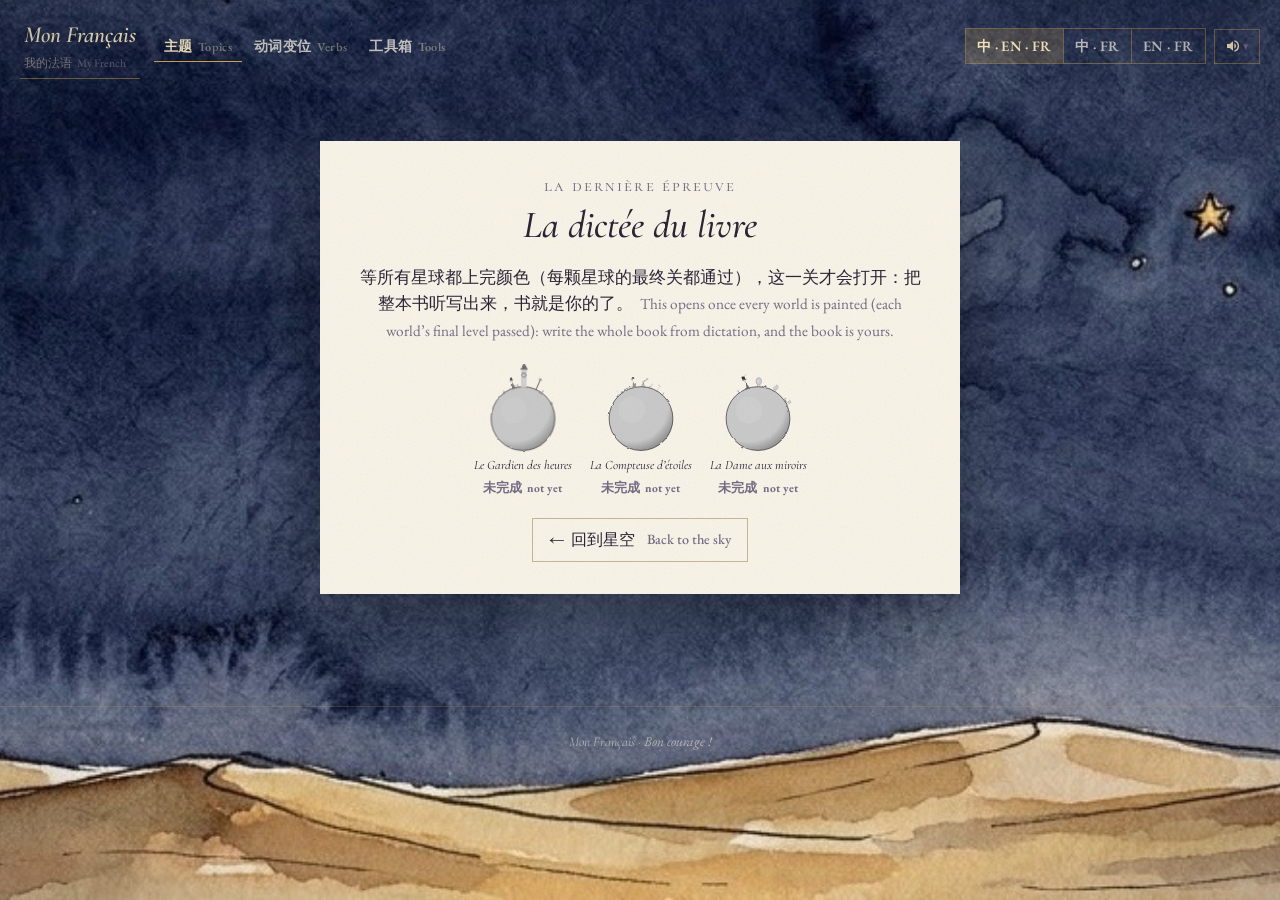
<file: dictee.html>
<!doctype html>
<html lang="fr">
<head>
  <meta charset="utf-8">
  <meta name="viewport" content="width=device-width, initial-scale=1">
  <title>La dictée du livre · Mon Français</title>
  <meta name="description" content="La dernière épreuve : écrire tout le livre sous la dictée.">
  <meta name="theme-color" content="#1c2442">
  <meta property="og:title" content="Mon Français">
  <meta property="og:description" content="La dernière épreuve : écrire tout le livre sous la dictée.">
  <meta property="og:type" content="website">
  <link rel="icon" href="data:image/svg+xml,%3Csvg xmlns='http://www.w3.org/2000/svg' viewBox='0 0 64 64'%3E%3Crect width='64' height='64' rx='10' fill='%232b180c'/%3E%3Crect x='5' y='5' width='54' height='54' rx='6' fill='none' stroke='%23b58a3c' stroke-width='1.5'/%3E%3Cpath d='M20 14h24M20 50h24M22 14c0 10 10 12 10 18s-10 8-10 18M42 14c0 10-10 12-10 18s10 8 10 18' fill='none' stroke='%23e2c77f' stroke-width='2.5' stroke-linecap='round'/%3E%3Cpath d='M26 46c2-5 10-5 12 0z' fill='%23e2c77f'/%3E%3C/svg%3E">
  <link rel="preconnect" href="https://fonts.googleapis.com">
  <link rel="preconnect" href="https://fonts.gstatic.com" crossorigin>
  <link rel="stylesheet" href="https://fonts.googleapis.com/css2?family=Cormorant+Garamond:ital,wght@0,500;0,600;0,700;1,500;1,600;1,700&family=EB+Garamond:ital,wght@0,400;0,500;0,600;1,400;1,500&display=swap">
  <link rel="stylesheet" href="assets/css/style.css?v=38">
  <link rel="stylesheet" href="assets/css/book.css?v=38">
  <link rel="stylesheet" href="assets/css/aquarelle.css?v=38">
</head>
<body>
  <a class="skip-link" href="#main">Aller au contenu</a>
  <header id="site-header"></header>
  <main id="main" class="wrap"></main>
  <footer class="site-footer">Mon Français · <span lang="fr">Bon courage !</span></footer>
  <script src="assets/js/core.js?v=38"></script>
  <script src="assets/js/meteors.js?v=38"></script>
  <script src="assets/js/verbs.js?v=38"></script>
  <script src="assets/js/pictures.js?v=38"></script>
  <script src="topics/index.js?v=38"></script>
  <script src="assets/js/levels.js?v=38"></script>
  <script src="assets/js/book.js?v=38"></script>
  <script src="assets/js/tools.js?v=38"></script>
  <script src="assets/js/dictee.js?v=38"></script>
</body>
</html>
</file>
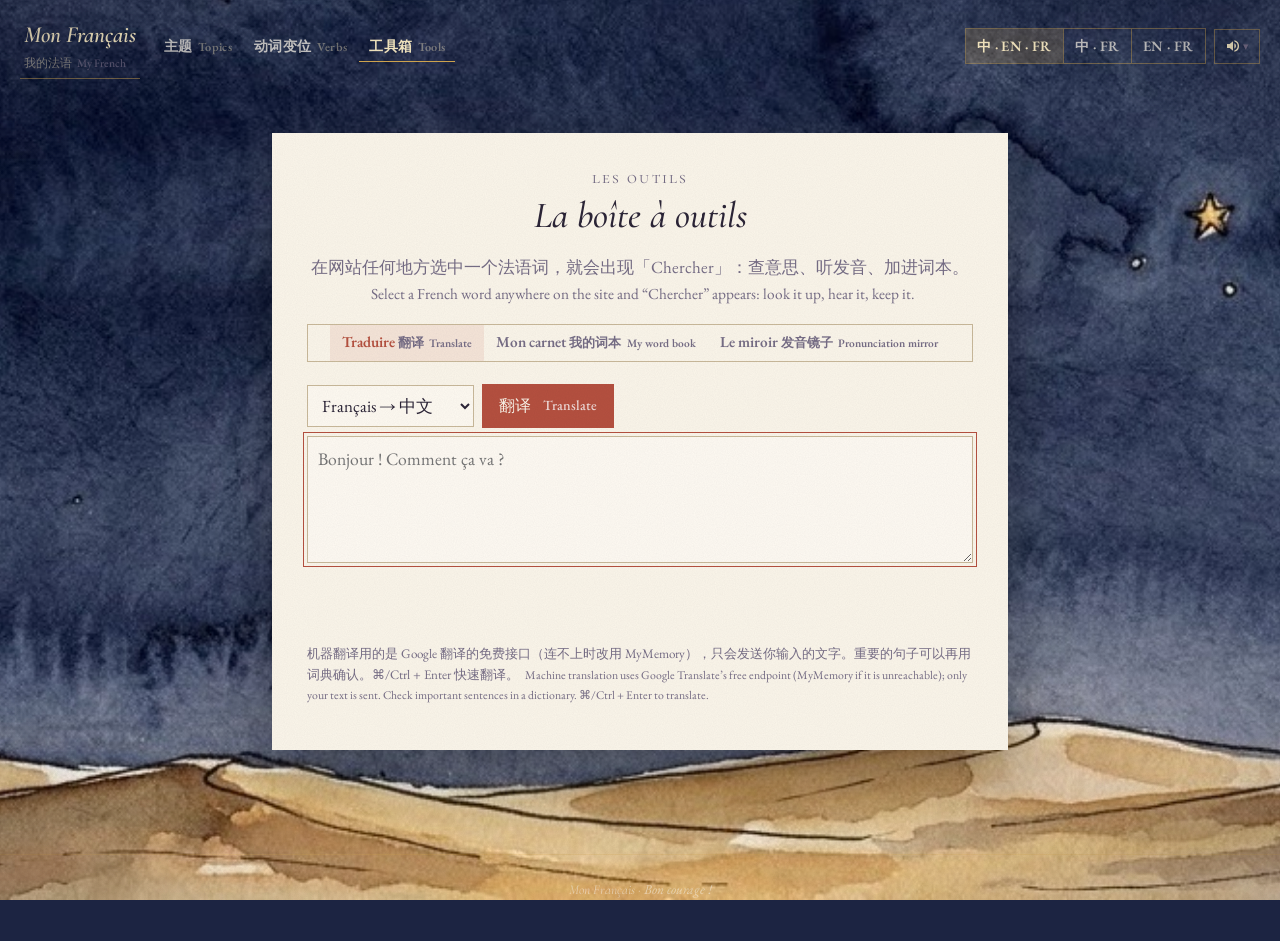
<file: outils.html>
<!doctype html>
<html lang="fr">
<head>
  <meta charset="utf-8">
  <meta name="viewport" content="width=device-width, initial-scale=1">
  <title>Les outils · Mon Français</title>
  <meta name="description" content="Traduire, chercher un mot, garder ses mots, prononcer devant le miroir.">
  <meta name="theme-color" content="#1c2442">
  <meta property="og:title" content="Mon Français">
  <meta property="og:description" content="Traduire, chercher un mot, garder ses mots, prononcer devant le miroir.">
  <meta property="og:type" content="website">
  <link rel="icon" href="data:image/svg+xml,%3Csvg xmlns='http://www.w3.org/2000/svg' viewBox='0 0 64 64'%3E%3Crect width='64' height='64' rx='10' fill='%232b180c'/%3E%3Crect x='5' y='5' width='54' height='54' rx='6' fill='none' stroke='%23b58a3c' stroke-width='1.5'/%3E%3Cpath d='M20 14h24M20 50h24M22 14c0 10 10 12 10 18s-10 8-10 18M42 14c0 10-10 12-10 18s10 8 10 18' fill='none' stroke='%23e2c77f' stroke-width='2.5' stroke-linecap='round'/%3E%3Cpath d='M26 46c2-5 10-5 12 0z' fill='%23e2c77f'/%3E%3C/svg%3E">
  <link rel="preconnect" href="https://fonts.googleapis.com">
  <link rel="preconnect" href="https://fonts.gstatic.com" crossorigin>
  <link rel="stylesheet" href="https://fonts.googleapis.com/css2?family=Cormorant+Garamond:ital,wght@0,500;0,600;0,700;1,500;1,600;1,700&family=EB+Garamond:ital,wght@0,400;0,500;0,600;1,400;1,500&display=swap">
  <link rel="stylesheet" href="assets/css/style.css?v=38">
  <link rel="stylesheet" href="assets/css/book.css?v=38">
  <link rel="stylesheet" href="assets/css/aquarelle.css?v=38">
</head>
<body>
  <a class="skip-link" href="#main">Aller au contenu</a>
  <header id="site-header"></header>
  <main id="main" class="wrap"></main>
  <footer class="site-footer">Mon Français · <span lang="fr">Bon courage !</span></footer>
  <script src="assets/js/core.js?v=38"></script>
  <script src="assets/js/meteors.js?v=38"></script>
  <script src="assets/js/verbs.js?v=38"></script>
  <script src="topics/index.js?v=38"></script>
  <script src="assets/js/practice.js?v=38"></script>
  <script src="assets/js/book.js?v=38"></script>
  <script src="assets/js/tools.js?v=38"></script>
  <script src="assets/js/outils.js?v=38"></script>
</body>
</html>
</file>
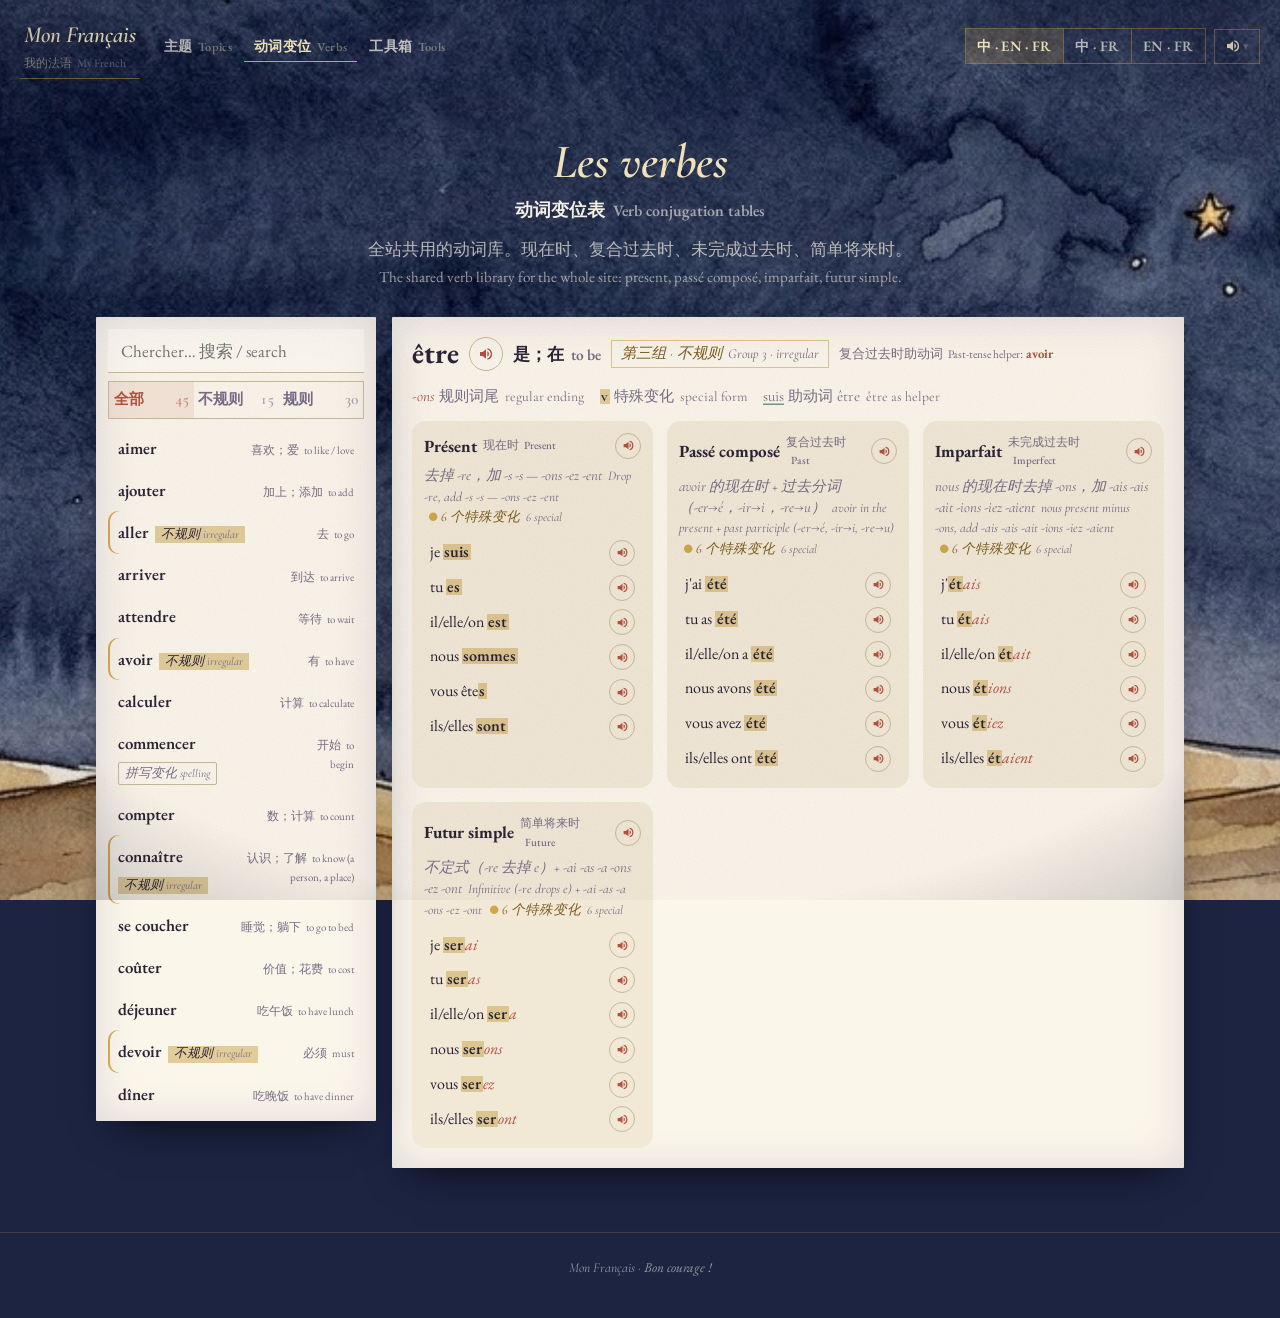
<file: verbs.html>
<!doctype html>
<html lang="fr">
<head>
  <meta charset="utf-8">
  <meta name="viewport" content="width=device-width, initial-scale=1">
  <title>Les verbes · Mon Français</title>
  <meta name="description" content="Tableaux de conjugaison : présent, passé composé, imparfait et futur simple, avec prononciation.">
  <meta name="theme-color" content="#1c2442">
  <meta property="og:title" content="Mon Français">
  <meta property="og:description" content="Tableaux de conjugaison : présent, passé composé, imparfait et futur simple, avec prononciation.">
  <meta property="og:type" content="website">
  <link rel="icon" href="data:image/svg+xml,%3Csvg xmlns='http://www.w3.org/2000/svg' viewBox='0 0 64 64'%3E%3Crect width='64' height='64' rx='10' fill='%232b180c'/%3E%3Crect x='5' y='5' width='54' height='54' rx='6' fill='none' stroke='%23b58a3c' stroke-width='1.5'/%3E%3Cpath d='M20 14h24M20 50h24M22 14c0 10 10 12 10 18s-10 8-10 18M42 14c0 10-10 12-10 18s10 8 10 18' fill='none' stroke='%23e2c77f' stroke-width='2.5' stroke-linecap='round'/%3E%3Cpath d='M26 46c2-5 10-5 12 0z' fill='%23e2c77f'/%3E%3C/svg%3E">
  <link rel="preconnect" href="https://fonts.googleapis.com">
  <link rel="preconnect" href="https://fonts.gstatic.com" crossorigin>
  <link rel="stylesheet" href="https://fonts.googleapis.com/css2?family=Cormorant+Garamond:ital,wght@0,500;0,600;0,700;1,500;1,600;1,700&family=EB+Garamond:ital,wght@0,400;0,500;0,600;1,400;1,500&display=swap">
  <link rel="stylesheet" href="assets/css/style.css?v=38">
  <link rel="stylesheet" href="assets/css/book.css?v=38">
  <link rel="stylesheet" href="assets/css/aquarelle.css?v=38">
</head>
<body>
  <a class="skip-link" href="#main">Aller au contenu</a>
  <header id="site-header"></header>
  <main id="main" class="wrap"></main>
  <footer class="site-footer">Mon Français · <span lang="fr">Bon courage !</span></footer>
  <script src="assets/js/core.js?v=38"></script>
  <script src="assets/js/meteors.js?v=38"></script>
  <script src="assets/js/verbs.js?v=38"></script>
  <script src="assets/js/book.js?v=38"></script>
  <script src="topics/index.js?v=38"></script>
  <script src="assets/js/tools.js?v=38"></script>
  <script>
    (function () {
      const B = FL.bi, esc = FL.esc;
      FL.renderHeader('verbs');
      FL.renderRoom();
      const list = FL.verbs.list().sort((a, b) => a.replace(/^se /, '').localeCompare(b.replace(/^se /, ''), 'fr'));
      const main = document.getElementById('main');
      // irregular = breaks its group's pattern; spelling = regular -er with a spelling change (lève, commençons)
      const kindOf = v => {
        const c = FL.verbs.get(v);
        const n = c.special.present + c.special.pc + c.special.imparfait + c.special.futur;
        return c.group === 3 && n ? 'irr' : n ? 'spell' : 'reg';
      };
      const TAG = { irr: B('不规则', 'irregular'), spell: B('拼写变化', 'spelling') };
      const counts = { irr: 0, spell: 0, reg: 0 };
      list.forEach(v => counts[kindOf(v)]++);
      main.innerHTML = `
        <section class="hero topic-hero">
          <h1 class="fr">Les verbes</h1>
          <p class="hero-sub">${B('动词变位表', 'Verb conjugation tables')}</p>
          <p class="hero-intro">${B('全站共用的动词库。现在时、复合过去时、未完成过去时、简单将来时。', 'The shared verb library for the whole site: present, passé composé, imparfait, futur simple.')}</p>
        </section>
        <div class="verb-page">
          <aside class="verb-list card">
            <input type="search" class="verb-search" placeholder="Chercher… 搜索 / search" aria-label="Search verbs">
            <div class="seg verb-filter" role="group" aria-label="Filter verbs">
              <button type="button" data-kind="all" class="on">${B('全部', 'All')} <span class="vf-n">${list.length}</span></button>
              <button type="button" data-kind="irr">${B('不规则', 'Irregular')} <span class="vf-n">${counts.irr}</span></button>
              <button type="button" data-kind="reg">${B('规则', 'Regular')} <span class="vf-n">${counts.reg + counts.spell}</span></button>
            </div>
            <ul>${list.map(v => {
              const k = kindOf(v), c = FL.verbs.get(v);
              return `<li class="vk-${k}" data-kind="${k}" data-search="${esc(FL.norm(`${v} ${c.zh} ${c.en}`, true))}"><button type="button" data-verb="${esc(v)}">
                <span class="vl-name"><span lang="fr">${esc(v)}</span>${TAG[k] ? `<span class="v-tag ${k}">${TAG[k]}</span>` : ''}</span>
                <small>${FL.m(c)}</small></button></li>`;
            }).join('')}</ul>
          </aside>
          <div class="verb-detail card"></div>
        </div>`;
      const detail = main.querySelector('.verb-detail');
      const show = v => {
        if (!FL.verbs.get(v)) v = list[0];
        detail.innerHTML = FL.verbs.tableHTML(v);
        main.querySelectorAll('[data-verb]').forEach(b => b.classList.toggle('on', b.dataset.verb === v));
        history.replaceState(null, '', '#' + encodeURIComponent(v));
      };
      main.querySelector('.verb-list').addEventListener('click', e => {
        const b = e.target.closest('[data-verb]');
        if (b) { show(b.dataset.verb); if (window.innerWidth < 800) detail.scrollIntoView({ behavior: 'smooth' }); }
      });
      // search and filter work together
      let kind = 'all';
      const applyFilter = () => {
        const q = FL.norm(main.querySelector('.verb-search').value, true);
        main.querySelectorAll('.verb-list li').forEach(li => {
          const k = li.dataset.kind;
          const kindOk = kind === 'all' || (kind === 'irr' ? k === 'irr' : k !== 'irr');
          li.hidden = !kindOk || (q && !li.dataset.search.includes(q));
        });
      };
      main.querySelector('.verb-search').addEventListener('input', applyFilter);
      main.querySelector('.verb-filter').addEventListener('click', e => {
        const b = e.target.closest('[data-kind]');
        if (!b) return;
        kind = b.dataset.kind;
        main.querySelectorAll('.verb-filter [data-kind]').forEach(x => x.classList.toggle('on', x === b));
        applyFilter();
      });
      show(decodeURIComponent(location.hash.slice(1)) || 'être');
    })();
  </script>
</body>
</html>
</file>
<file: assets/css/style.css>
/* Mon Français — one stylesheet for the whole site */
:root {
  /* paper & ink (pages stay paper in dark mode too: it's a book) */
  --bg: #e3e5d2;
  --surface: #fffdf6;
  --surface-2: #f4efe0;
  --text: #1b1b1f;
  --muted: #6d6a60;
  --line: #e0d7c1;
  --ink: #1b1b1f;
  /* KOKUYO-style flat palette */
  --blue: #3d5bd9;
  --blue-soft: #e5eafd;
  --red: #e8413c;
  --red-soft: #fde6e4;
  --green: #17895c;
  --green-soft: #ddf3e8;
  --amber: #b87b0a;
  --amber-soft: #fbf0d8;
  --pink: #f06ab4;
  --lime: #c8f03c;
  --orange: #f5a524;
  --lavender: #b9a6f5;
  --teal: #3fc1a5;
  --gold: #f2c14e;
  --room-line: #c7cab1;
  --radius: 14px;
  --shadow: 0 1px 2px rgba(30, 30, 50, .05), 0 10px 30px -12px rgba(30, 30, 50, .12);
  --font-fr: "Fraunces", Georgia, "Times New Roman", serif, "Apple Color Emoji", "Segoe UI Emoji", "Noto Color Emoji";
  --font-ui: "Inter", "Helvetica Neue", "PingFang SC", "Hiragino Sans GB", "Microsoft YaHei", system-ui, sans-serif, "Apple Color Emoji", "Segoe UI Emoji", "Noto Color Emoji";
  color-scheme: light;
}
@media (prefers-color-scheme: dark) {
  :root { --bg: #1f2420; --room-line: #333a33; }
}

* { box-sizing: border-box; }
html { scroll-behavior: smooth; scroll-padding-top: calc(var(--hdr-h, 61px) + 64px); }
body {
  margin: 0;
  background: var(--bg);
  color: var(--text);
  font: 16px/1.55 var(--font-ui);
  -webkit-font-smoothing: antialiased;
}
a { color: var(--blue); }
button { font: inherit; color: inherit; }
h1, h2, h3 { font-family: var(--font-fr); font-weight: 700; line-height: 1.15; margin: 0; }
[lang="fr"], .fr { font-family: var(--font-fr); }
.wrap { max-width: 1120px; margin: 0 auto; padding: 0 16px 64px; }
[hidden] { display: none !important; }

/* ---------- language modes ---------- */
[data-mode="zh-fr"] .en, [data-mode="en-fr"] .zh { display: none !important; }
.zh + .en { margin-left: .45em; color: var(--muted); font-size: .9em; }
[data-mode="en-fr"] .en { margin-left: 0; color: inherit; font-size: inherit; }

/* ---------- buttons & controls ---------- */
.btn {
  display: inline-flex; align-items: center; justify-content: center; gap: .4em;
  padding: .55em 1em; border-radius: 999px; border: 1px solid var(--line);
  background: var(--surface); cursor: pointer; font-weight: 600; font-size: .92rem;
  text-decoration: none; color: var(--text); transition: transform .1s, background .15s, border-color .15s;
}
.btn:hover { border-color: var(--blue); }
.btn:active { transform: scale(.97); }
.btn.primary { background: var(--blue); border-color: var(--blue); color: #fff; }
[data-mode] .btn.primary .en { color: rgba(255, 255, 255, .8); }
.btn.good { background: var(--green-soft); border-color: transparent; color: var(--green); }
.btn.bad { background: var(--red-soft); border-color: transparent; color: var(--red); }
.btn.ghost { background: transparent; }
.btn.small { padding: .3em .75em; font-size: .82rem; }
.btn:focus-visible, button:focus-visible, [tabindex]:focus-visible, select:focus-visible, input:focus-visible {
  outline: 2px solid var(--blue); outline-offset: 2px;
}
select, input[type="search"], .ty-input {
  font: inherit; color: var(--text); background: var(--surface);
  border: 1px solid var(--line); border-radius: 12px; padding: .5em .75em;
}
.check { display: inline-flex; gap: .4em; align-items: center; font-size: .9rem; color: var(--muted); cursor: pointer; }

.seg { display: inline-flex; background: var(--surface-2); border-radius: 999px; padding: 3px; gap: 2px; flex-wrap: wrap; }
.seg button {
  border: 0; background: transparent; padding: .4em .8em; border-radius: 999px; cursor: pointer;
  font-size: .85rem; font-weight: 600; color: var(--muted); white-space: nowrap;
}
.seg button.on { background: var(--surface); color: var(--text); box-shadow: 0 1px 3px rgba(0, 0, 0, .12); }
.seg.small button { font-size: .8rem; padding: .35em .7em; }

.say {
  display: inline-grid; place-items: center; width: 34px; height: 34px; flex: none;
  border-radius: 50%; border: 0; background: var(--blue-soft); color: var(--blue); cursor: pointer;
  vertical-align: middle; transition: transform .1s;
}
.say:hover { transform: scale(1.08); }
.say.tiny { width: 26px; height: 26px; }
.say.tiny svg { width: 13px; height: 13px; }
.say.lg { width: 48px; height: 48px; }
.say.lg svg { width: 22px; height: 22px; }
.speaking, .say.speaking { animation: pulse 1s ease-in-out infinite; }
@keyframes pulse { 50% { box-shadow: 0 0 0 6px var(--blue-soft); } }

.card { background: var(--surface); border: 1px solid var(--line); border-radius: var(--radius); box-shadow: var(--shadow); }
.badge { display: inline-block; padding: .15em .6em; border-radius: 999px; background: var(--amber-soft); color: var(--amber); font-size: .82rem; font-weight: 600; font-family: var(--font-fr); }
.tip { margin: .8em 0 0; padding: .6em .8em; background: var(--amber-soft); border-radius: 12px; font-size: .88rem; }
.hint { color: var(--muted); font-size: .82rem; text-align: center; margin: .5em 0; }
.digital { font-family: ui-monospace, "SF Mono", Menlo, monospace; font-weight: 700; letter-spacing: .04em; }
.ok { color: var(--green); font-weight: 700; }
.no { color: var(--red); font-weight: 700; }

/* ---------- header ---------- */
#site-header { position: sticky; top: 0; z-index: 50; background: color-mix(in srgb, var(--bg) 88%, transparent); backdrop-filter: blur(10px); border-bottom: 1px solid var(--line); }
.hdr { max-width: 1120px; margin: 0 auto; padding: 10px 16px; display: flex; align-items: center; gap: 16px; flex-wrap: wrap; }
.brand { display: flex; align-items: center; gap: 10px; text-decoration: none; color: var(--text); font-family: var(--font-fr); font-weight: 700; font-size: 1.1rem; }
.brand small { display: block; font-family: var(--font-ui); font-weight: 500; font-size: .72rem; color: var(--muted); }
.brand small .en { font-size: 1em; }
.brand-mark {
  width: 36px; height: 36px; border-radius: 10px; display: grid; place-items: center; color: #fff; font-size: 1.2rem;
  background: linear-gradient(90deg, #2b4acb 0 33%, #fff 33% 66%, #d23f4c 66%); color: #1f2430; box-shadow: inset 0 0 0 1px rgba(0,0,0,.08);
}
.hdr-nav { display: flex; gap: 4px; }
.hdr-nav a { text-decoration: none; color: var(--muted); padding: .4em .8em; border-radius: 999px; font-weight: 600; font-size: .9rem; }
.hdr-nav a.on, .hdr-nav a:hover { color: var(--text); background: var(--surface-2); }
.hdr-nav a .en { font-size: .85em; }
.hdr-tools { margin-left: auto; display: flex; gap: 8px; align-items: center; }
.settings { position: relative; }
.settings summary { list-style: none; cursor: pointer; display: flex; align-items: center; gap: 2px; padding: 8px 10px; border-radius: 999px; background: var(--surface-2); color: var(--blue); }
.settings summary::-webkit-details-marker { display: none; }
.caret { font-size: .7rem; color: var(--muted); }
.settings-pop {
  position: absolute; right: 0; top: calc(100% + 8px); width: 260px; padding: 14px; display: grid; gap: 10px;
  background: var(--surface); border: 1px solid var(--line); border-radius: 14px; box-shadow: var(--shadow);
}
.settings-pop label { display: grid; gap: 4px; font-size: .82rem; color: var(--muted); }
.settings-pop select { width: 100%; }
.warn { color: var(--red); font-size: .8rem; margin: 0; }

/* ---------- hero ---------- */
.hero { padding: 48px 0 28px; }
.eyebrow { font-family: var(--font-fr); color: var(--red); font-size: 1.2rem; margin: 0 0 8px; }
.home-hero h1 { font-size: clamp(2.1rem, 5vw, 3.6rem); letter-spacing: -.01em; }
.accent { color: var(--blue); font-style: italic; }
.hero-intro { max-width: 640px; color: var(--muted); font-size: 1.05rem; margin: 14px 0 0; }
.hero-intro .en { display: block; margin: 4px 0 0; }
[data-mode="en-fr"] .hero-intro .en { margin: 0; }
.try { margin-top: 18px; padding: 12px 16px; background: var(--surface); border: 1px dashed var(--line); border-radius: 14px; display: inline-block; }
.try .fr { font-size: 1.15rem; cursor: pointer; }
.topic-hero { text-align: center; padding-top: 32px; }
.topic-hero .hero-intro { margin: 12px auto 0; }
.crumb { display: inline-block; margin-bottom: 14px; color: var(--muted); text-decoration: none; font-size: .9rem; }
.hero-emoji { font-size: 3.4rem; line-height: 1; }
.topic-hero h1 { font-size: clamp(2rem, 5vw, 3rem); margin-top: 10px; }
.hero-sub { margin: 6px 0 0; font-size: 1.1rem; font-weight: 600; }

/* ---------- section nav ---------- */
.sec-nav {
  position: sticky; top: var(--hdr-h, 61px); z-index: 40; display: flex; gap: 6px; overflow-x: auto; scrollbar-width: none;
  padding: 10px 2px; margin: 0 -2px; background: var(--bg); justify-content: center;
}
.sec-nav::-webkit-scrollbar { display: none; }
.sec-nav a {
  flex: none; text-decoration: none; color: var(--muted); font-weight: 600; font-size: .88rem;
  padding: .45em .9em; border-radius: 999px; border: 1px solid var(--line); background: var(--surface);
}
.sec-nav a.on, .sec-nav a:hover { color: var(--blue); border-color: var(--blue); background: var(--blue-soft); }
.sec-nav a .en { font-size: .85em; }
@media (max-width: 720px) { .sec-nav { justify-content: flex-start; } }

/* ---------- sections ---------- */
.sec { padding-top: 44px; }
.sec-head { display: grid; grid-template-columns: auto 1fr; column-gap: 12px; align-items: center; margin-bottom: 18px; }
.sec-emoji { grid-row: span 2; font-size: 1.8rem; width: 52px; height: 52px; display: grid; place-items: center; background: var(--surface); border: 1px solid var(--line); border-radius: 14px; }
.sec-head h2 { font-size: 1.7rem; }
.sec-head p { margin: 2px 0 0; color: var(--muted); font-size: .92rem; }

/* vocabulary */
.groups { display: grid; grid-template-columns: repeat(auto-fill, minmax(320px, 1fr)); gap: 16px; align-items: start; }
.group { padding: 18px; }
.group-head { display: flex; align-items: center; justify-content: space-between; gap: 8px; margin-bottom: 10px; }
.group h3 { font-size: 1.2rem; }
.group h3 small, .rule h3 small { font-family: var(--font-ui); font-size: .78rem; font-weight: 500; color: var(--muted); }
.words { list-style: none; padding: 0; margin: 0; }
.word, .rows li {
  display: grid; grid-template-columns: minmax(0, 1.1fr) minmax(0, 1fr); gap: 2px 12px; align-items: baseline;
  padding: 8px 10px; border-radius: 10px; cursor: pointer; transition: background .12s;
}
.word:hover, .rows li:hover, .word:focus-visible { background: var(--blue-soft); }
.word .fr { font-size: 1.1rem; font-weight: 500; }
.word .mean, .rows .mean { font-size: .9rem; }
.wnote { grid-column: 1 / -1; font-size: .78rem; color: var(--muted); }
.word.speaking, .rows li.speaking, [data-say].speaking:not(.say) { background: var(--blue-soft); animation: none; }

.rules { display: grid; grid-template-columns: repeat(auto-fit, minmax(380px, 1fr)); gap: 16px; }
.rule { padding: 18px; }
.rule h3 { font-size: 1.2rem; }
.rows { list-style: none; padding: 0; margin: 10px 0 0; }
.rows li .fr { font-size: 1.05rem; }

/* questions */
.qa-grid { display: grid; grid-template-columns: repeat(auto-fill, minmax(300px, 1fr)); gap: 14px; }
.qa { padding: 16px; }
.qa-word { font-size: .88rem; margin-bottom: 8px; color: var(--muted); }
.qa-word b { font-size: 1.05rem; color: var(--red); margin-right: 4px; }
.qa-q, .qa-a { padding: 8px 10px; border-radius: 10px; cursor: pointer; }
.qa-q:hover, .qa-a:hover { background: var(--blue-soft); }
.qa-q .fr { font-size: 1.2rem; font-weight: 600; margin-right: 6px; }
.qa-a { display: grid; grid-template-columns: auto 1fr; column-gap: 8px; }
.qa-a .arrow { color: var(--muted); grid-row: span 2; }
.qa-a .fr { font-size: 1.05rem; }
.mean { color: var(--text); }
.qa .mean, .verb-ex .mean { font-size: .88rem; color: var(--muted); }
[data-mode] .qa .mean .en { color: var(--muted); }

/* verbs */
.verb { border-bottom: 2px dotted var(--blue); cursor: help; border-radius: 3px; transition: background .12s; }
.verb:hover, .verb:focus { background: var(--blue-soft); outline: none; }
.verb-chips { display: flex; flex-wrap: wrap; gap: 8px; margin-bottom: 14px; }
.chip { border: 1px solid var(--line); background: var(--surface); border-radius: 999px; padding: .45em .9em; cursor: pointer; font-weight: 600; }
.chip small { font-weight: 400; font-size: .8rem; }
.chip.on { border-color: var(--blue); background: var(--blue-soft); color: var(--blue); }
.verb-detail { padding: 20px; }
.conj-head { display: flex; flex-wrap: wrap; align-items: center; gap: 10px; margin-bottom: 14px; }
.conj-head h3 { font-size: 1.8rem; }
.conj-mean { font-weight: 600; }
.aux-note { font-size: .8rem; color: var(--muted); }
.aux-note b { color: var(--red); }
.conj-grid { display: grid; grid-template-columns: repeat(auto-fit, minmax(220px, 1fr)); gap: 14px; }
.conj-block { background: var(--surface-2); border-radius: 14px; padding: 12px; }
.conj-tense { display: flex; align-items: center; gap: 6px; font-weight: 700; margin-bottom: 6px; }
.conj-tense small { font-weight: 500; color: var(--muted); font-size: .76rem; flex: 1; }
.conj { width: 100%; border-collapse: collapse; }
.conj td { padding: 4px 6px; font-size: 1rem; }
.conj td:last-child { width: 30px; text-align: right; }
.conj tr.hi td { background: var(--amber-soft); }
.conj tr.hi td:first-child { border-radius: 8px 0 0 8px; font-weight: 700; }
.conj tr.hi td:last-child { border-radius: 0 8px 8px 0; }
.verb-ex { margin: 16px 0 0; padding: 10px 12px; background: var(--surface-2); border-radius: 12px; cursor: pointer; }
.verb-ex .fr { font-size: 1.1rem; margin-right: 8px; }

#verb-pop {
  position: fixed; z-index: 100; width: 290px; padding: 12px; opacity: 0; pointer-events: none;
  background: var(--surface); border: 1px solid var(--line); border-radius: 14px; box-shadow: 0 16px 40px -10px rgba(0, 0, 0, .3);
  transform: translateY(4px); transition: opacity .12s, transform .12s;
}
#verb-pop.open { opacity: 1; pointer-events: auto; transform: none; }
.vp-head { display: flex; align-items: center; gap: 8px; flex-wrap: wrap; }
.vp-head b { font-size: 1.3rem; }
.vp-mean { font-size: .85rem; }
.vp-tabs { display: flex; gap: 4px; margin: 10px 0 6px; flex-wrap: wrap; }
.vp-tabs button { border: 1px solid var(--line); background: transparent; border-radius: 999px; padding: .2em .6em; font-size: .75rem; cursor: pointer; font-family: var(--font-fr); }
.vp-tabs button.on { background: var(--blue); border-color: var(--blue); color: #fff; }
.vp-foot { display: flex; justify-content: space-between; align-items: center; gap: 8px; margin-top: 8px; font-size: .8rem; }
.vp-foot a { text-decoration: none; font-weight: 600; white-space: nowrap; }

.verb-page { display: grid; grid-template-columns: 280px 1fr; gap: 16px; align-items: start; }
.verb-list { padding: 12px; position: sticky; top: calc(var(--hdr-h, 61px) + 14px); max-height: calc(100vh - 96px); max-height: calc(100dvh - 96px); overflow: auto; }
.verb-search { width: 100%; margin-bottom: 8px; }
.verb-list ul { list-style: none; padding: 0; margin: 0; }
.verb-list button { width: 100%; text-align: left; border: 0; background: transparent; padding: 8px 10px; border-radius: 10px; cursor: pointer; display: flex; justify-content: space-between; gap: 8px; align-items: baseline; }
.verb-list button span[lang] { font-size: 1.05rem; font-weight: 600; white-space: nowrap; }
.verb-list button small { color: var(--muted); font-size: .76rem; text-align: right; }
.verb-list button:hover { background: var(--surface-2); }
.verb-list button.on { background: var(--blue-soft); color: var(--blue); }
@media (max-width: 800px) {
  .verb-page { grid-template-columns: 1fr; }
  .verb-list { position: static; max-height: 280px; }
}

/* ---------- clock ---------- */
.clock { width: 100%; height: auto; display: block; user-select: none; touch-action: none; }
.clock .face { fill: var(--surface); stroke: var(--text); stroke-width: 3; }
.clock .tk { stroke: var(--muted); stroke-width: 1; }
.clock .tk5 { stroke: var(--text); stroke-width: 2.5; }
.clock text { font-family: var(--font-fr); font-size: 17px; font-weight: 700; fill: var(--text); text-anchor: middle; }
.clock .hand line { stroke-linecap: round; }
.clock .hand-h line:not(.hit) { stroke: var(--text); stroke-width: 7; }
.clock .hand-m line:not(.hit) { stroke: var(--blue); stroke-width: 4.5; }
.clock .hand line.hit { stroke: transparent; stroke-width: 24; }
.clock .pin { fill: var(--red); }
.clock.big .hand { cursor: grab; }
.clock.big.dragging .hand { cursor: grabbing; }
.clock.big .hand-h, .clock.big .hand-m { transition: transform .15s; }
.clock.big.dragging .hand-h, .clock.big.dragging .hand-m { transition: none; }

[data-widget="clock"] { padding: 20px; }
.clock-wrap { display: grid; grid-template-columns: minmax(240px, 320px) 1fr; gap: 28px; align-items: start; }
.clock-holder { max-width: 300px; margin: 0 auto; }
.clock-left.locked .clock-holder { opacity: .95; }
.clock-left.locked .clock-digital button { opacity: .4; pointer-events: none; }
.clock-digital { display: flex; justify-content: center; align-items: center; gap: 6px; margin-top: 10px; flex-wrap: wrap; }
.clock-digital output { font-size: 1.6rem; min-width: 5ch; text-align: center; }
.clock-digital .btn { padding: .35em .7em; font-size: .82rem; }
.clock-panel { margin-top: 16px; display: grid; gap: 12px; }
.moment { display: flex; align-items: center; gap: 12px; }
.moment-emoji { font-size: 2.2rem; }
.moment b { font-size: 1.3rem; }
.saying { position: relative; background: var(--surface-2); border-radius: 14px; padding: 12px 56px 12px 14px; cursor: pointer; }
.saying small { color: var(--muted); font-size: .78rem; }
.saying .say { position: absolute; right: 12px; top: 50%; transform: translateY(-50%); }
.big-line { font-size: 1.35rem; font-weight: 600; }
.answers { display: grid; gap: 6px; margin-top: 8px; }
.answers .fr { font-size: 1.1rem; }
@media (max-width: 760px) { .clock-wrap { grid-template-columns: 1fr; } }

/* ---------- story ---------- */
.story-title { text-align: center; font-size: 1.5rem; margin-bottom: 12px; }
.stage {
  position: relative; aspect-ratio: 16 / 9; min-height: 300px; border-radius: 22px; overflow: hidden;
  display: flex; flex-direction: column; justify-content: flex-end; color: #fff; box-shadow: var(--shadow);
  transition: background 1s;
}
.bg-dawn { background: linear-gradient(180deg, #3b3f7a 0%, #c86f8a 55%, #f6b47a 100%); }
.bg-morning { background: linear-gradient(180deg, #5aa0e8 0%, #9fd0f5 60%, #f9e3b0 100%); }
.bg-noon { background: linear-gradient(180deg, #2f8fe0 0%, #7cc6ff 70%, #d9f1ff 100%); }
.bg-afternoon { background: linear-gradient(180deg, #3aa0d8 0%, #9fdcef 55%, #f3d38a 100%); }
.bg-evening { background: linear-gradient(180deg, #2b2e6b 0%, #b0507a 55%, #f39a5a 100%); }
.bg-night { background: radial-gradient(circle at 75% 20%, #3a4a8a 0 8%, transparent 9%), linear-gradient(180deg, #0c1030 0%, #1d2460 100%); }
.bg-summer { background: linear-gradient(180deg, #ffb347 0%, #ffd66b 50%, #7fd1c7 100%); }
.bg-autumn { background: linear-gradient(180deg, #8a3b1d 0%, #d4782f 55%, #f0c16b 100%); }
.bg-winter { background: linear-gradient(180deg, #8fb3d9 0%, #dbe8f5 100%); }
.bg-spring { background: linear-gradient(180deg, #8fd694 0%, #f7d6e6 100%); }
.st-scene { position: absolute; inset: 0 0 34% 0; display: grid; place-items: center; }
.st-emoji { font-size: clamp(3.5rem, 12vw, 7rem); filter: drop-shadow(0 8px 16px rgba(0, 0, 0, .25)); letter-spacing: .1em; }
.stage.enter .st-emoji { animation: floatIn 1s ease-out both, bob 4s ease-in-out 1s infinite; }
.stage.is-playing .st-emoji { animation: floatIn 1s ease-out both, bob 4s ease-in-out 1s infinite; }
@keyframes floatIn { from { opacity: 0; transform: translateY(24px) scale(.85); } to { opacity: 1; transform: none; } }
@keyframes bob { 50% { transform: translateY(-8px); } }
.st-clock { position: absolute; top: 14px; right: 14px; width: 86px; display: grid; justify-items: center; gap: 2px; font-weight: 700; text-shadow: 0 1px 4px rgba(0, 0, 0, .4); }
.st-clock .clock .face { fill: rgba(255, 255, 255, .92); stroke: #1f2430; }
.st-clock .clock text { fill: #1f2430; }
.st-clock .clock .tk5, .st-clock .clock .hand-h line:not(.hit) { stroke: #1f2430; }
.st-clock .clock .hand-m line:not(.hit) { stroke: #2b4acb; }
.st-caption { position: relative; padding: 16px 20px 18px; background: linear-gradient(180deg, transparent, rgba(0, 0, 0, .55) 30%); text-align: center; }
.stage.enter .st-caption { animation: fadeUp .6s .2s both; }
@keyframes fadeUp { from { opacity: 0; transform: translateY(10px); } }
.st-fr { font-size: clamp(1.1rem, 2.6vw, 1.6rem); font-weight: 600; text-shadow: 0 2px 8px rgba(0, 0, 0, .5); }
.st-fr .w { transition: color .15s, background .15s; border-radius: 4px; padding: 0 1px; }
.st-fr .w.said { color: #ffe7a3; }
.st-fr .w.now { color: #1f2430; background: #ffd95a; }
.st-fr .verb { border-bottom-color: #ffd95a; }
.st-fr .verb:hover { background: rgba(255, 255, 255, .2); }
.st-tr { margin-top: 6px; font-size: .95rem; opacity: .92; }
.st-tr .en { color: rgba(255, 255, 255, .8); }
[data-mode="en-fr"] .st-tr .en { color: inherit; }
.stage.no-sub .st-tr { visibility: hidden; }
.st-num { position: absolute; top: 14px; left: 16px; font-size: .8rem; font-weight: 700; background: rgba(0, 0, 0, .3); padding: .2em .6em; border-radius: 999px; }
.st-big-play {
  position: absolute; top: 33%; left: 50%; transform: translate(-50%, -50%); width: 72px; height: 72px; border-radius: 50%;
  border: 0; background: rgba(255, 255, 255, .92); color: #2b4acb; font-size: 1.8rem; cursor: pointer; box-shadow: 0 8px 24px rgba(0, 0, 0, .3);
  padding-left: 6px; transition: opacity .2s, transform .2s;
}
.stage.is-playing .st-big-play { opacity: 0; pointer-events: none; }
.stage:not(.is-playing) .st-emoji { opacity: .55; }
.st-ctrl { display: flex; align-items: center; gap: 8px; flex-wrap: wrap; margin-top: 12px; }
.st-dots { display: flex; gap: 6px; flex: 1; justify-content: center; flex-wrap: wrap; }
.st-dots button { width: 10px; height: 10px; border-radius: 50%; border: 0; background: var(--line); cursor: pointer; padding: 0; }
.st-dots button.on { background: var(--blue); transform: scale(1.3); }
@media (max-width: 600px) { .stage { aspect-ratio: auto; min-height: 380px; } .st-clock { width: 64px; } .st-dots { order: 5; flex-basis: 100%; } }

/* ---------- practice ---------- */
.practice { padding: 18px; }
.pr-tabs { display: grid; grid-template-columns: repeat(3, 1fr); gap: 8px; margin-bottom: 18px; }
.pr-tabs button {
  display: flex; flex-direction: column; align-items: center; gap: 2px; padding: 12px 8px; border-radius: 14px;
  border: 1px solid var(--line); background: var(--surface-2); cursor: pointer; font-weight: 700;
}
.pr-tabs button .en { margin: 0; font-size: .78rem; }
.pr-tabs button.on { background: var(--blue); border-color: var(--blue); color: #fff; }
.pr-tabs button.on .en { color: rgba(255, 255, 255, .8); }
.pt-emoji { font-size: 1.4rem; }
.pr-toolbar { display: flex; gap: 8px; align-items: center; flex-wrap: wrap; margin-bottom: 14px; }
.pr-toolbar select { max-width: 100%; }
.progress { display: flex; align-items: center; gap: 10px; margin-top: 14px; font-size: .85rem; color: var(--muted); }
.progress .bar { flex: 1; height: 8px; background: var(--surface-2); border-radius: 99px; overflow: hidden; }
.progress .bar i { display: block; height: 100%; background: var(--green); border-radius: 99px; transition: width .3s; }
.progress.thin { margin: 0 0 14px; }
.progress.thin .bar { height: 5px; }
.progress.thin .bar i { background: var(--blue); }

.card3d { perspective: 1200px; cursor: pointer; max-width: 560px; margin: 0 auto; outline: none; }
.card-inner { position: relative; min-height: 240px; transition: transform .5s cubic-bezier(.3, .7, .3, 1); transform-style: preserve-3d; }
.card3d.flipped .card-inner { transform: rotateY(180deg); }
.face {
  position: absolute; inset: 0; backface-visibility: hidden; -webkit-backface-visibility: hidden;
  display: flex; flex-direction: column; align-items: center; justify-content: center; gap: 14px; padding: 24px; text-align: center;
  border-radius: 20px; border: 1px solid var(--line); background: linear-gradient(160deg, var(--surface), var(--surface-2));
}
.face.back { transform: rotateY(180deg); background: linear-gradient(160deg, var(--blue-soft), var(--surface)); }
.face .big { font-size: clamp(1.6rem, 4vw, 2.3rem); font-weight: 600; }
.face .big.meaning { font-family: var(--font-ui); }
.face .big.meaning .en { display: block; margin: 6px 0 0; font-size: .6em; }
[data-mode="en-fr"] .face .big.meaning .en { font-size: 1em; margin: 0; }
.face .note { font-size: .85rem; color: var(--muted); }
.done { display: grid; gap: 10px; justify-items: center; font-size: 2.4rem; }
.done div { font-size: 1.2rem; font-weight: 700; }
.card-ctrl { display: flex; justify-content: center; gap: 8px; flex-wrap: wrap; }

.q-count { margin-left: auto; font-weight: 700; color: var(--muted); }
.q-prompt { text-align: center; padding: 14px 0 20px; display: grid; justify-items: center; gap: 10px; }
.q-label { color: var(--muted); font-size: .9rem; }
.q-big { font-size: clamp(1.5rem, 4vw, 2.2rem); font-weight: 600; }
.q-big.fr { font-family: var(--font-fr); }
.q-clock { width: 170px; display: grid; justify-items: center; gap: 8px; }
.play-big { width: 84px; height: 84px; border-radius: 50%; border: 0; background: var(--blue); color: #fff; cursor: pointer; display: grid; place-items: center; }
.play-big svg { width: 34px; height: 34px; }
.q-opts { display: grid; grid-template-columns: repeat(2, 1fr); gap: 10px; }
.q-opt {
  display: flex; align-items: center; gap: 10px; text-align: left; padding: 14px 16px; border-radius: 14px; cursor: pointer;
  border: 1.5px solid var(--line); background: var(--surface); font-size: 1.05rem; transition: border-color .12s, background .12s;
}
.q-opt:hover:not(:disabled) { border-color: var(--blue); }
.q-opt kbd { flex: none; width: 24px; height: 24px; display: grid; place-items: center; border-radius: 6px; background: var(--surface-2); font: 600 .75rem var(--font-ui); color: var(--muted); }
.q-opt [lang="fr"] { font-size: 1.1rem; }
.q-opt.right { border-color: var(--green); background: var(--green-soft); }
.q-opt.wrong { border-color: var(--red); background: var(--red-soft); }
.q-opt:disabled { cursor: default; }
.q-after { display: flex; align-items: center; justify-content: space-between; gap: 10px; margin-top: 14px; min-height: 44px; flex-wrap: wrap; }
.q-end { text-align: center; padding: 30px 0; }
.q-score { font-size: 2.6rem; font-weight: 800; }
@media (max-width: 560px) { .q-opts { grid-template-columns: 1fr; } }

.ty-card { max-width: 680px; margin: 0 auto; display: grid; gap: 12px; }
.ty-prompt { text-align: center; }
.ty-meaning { font-size: 1.4rem; font-weight: 700; margin-top: 4px; }
.ty-meaning .en { display: block; margin: 2px 0 0; font-size: .75em; }
[data-mode="en-fr"] .ty-meaning .en { font-size: 1em; }
.ty-target { font-size: clamp(1.3rem, 3.5vw, 1.9rem); text-align: center; letter-spacing: .02em; line-height: 1.6; min-height: 1.6em; }
.ty-target span { transition: color .1s; border-radius: 3px; }
.ty-target .pend { color: var(--muted); opacity: .6; }
.ty-target .ok { color: var(--green); font-weight: inherit; }
.ty-target .near { color: var(--amber); }
.ty-target .bad { color: var(--red); background: var(--red-soft); }
.ty-target .cur { box-shadow: inset 0 -3px 0 var(--blue); }
.ty-target .mask { color: var(--muted); margin: 0 1px; }
.ty-target .gap { color: var(--muted); }
.ty-target.win { animation: win .6s; }
@keyframes win { 30% { transform: scale(1.06); } }
.ty-input { width: 100%; font-size: 1.25rem; padding: .7em .9em; font-family: var(--font-fr); }
.accent-bar { display: flex; flex-wrap: wrap; gap: 4px; justify-content: center; }
.accent-bar button { min-width: 36px; height: 36px; border-radius: 8px; border: 1px solid var(--line); background: var(--surface-2); cursor: pointer; font-size: 1.05rem; font-family: var(--font-fr); }
.accent-bar button:hover { border-color: var(--blue); }
.ty-actions { display: flex; flex-wrap: wrap; gap: 8px; justify-content: center; }
.ty-feedback { text-align: center; min-height: 1.6em; }
.ty-feedback .ans { font-family: var(--font-fr); font-size: 1.2rem; }
.ty-feedback .diff .bad { color: var(--red); text-decoration: underline; }
.ty-feedback .diff .ok { color: var(--green); font-weight: 400; }
.ty-stats { text-align: center; color: var(--muted); font-size: .85rem; margin-top: 10px; }
.clock-panel .ty-actions { justify-content: flex-start; }
.clock-panel .ty-feedback { text-align: left; }

/* ---------- home ---------- */
.topic-grid { display: grid; grid-template-columns: repeat(auto-fill, minmax(230px, 1fr)); gap: 14px; }
.topic-card { display: grid; gap: 4px; padding: 20px; text-decoration: none; color: var(--text); transition: transform .15s, border-color .15s; }
.topic-card:hover { transform: translateY(-3px); border-color: var(--blue); }
.topic-card.soon { opacity: .55; pointer-events: none; box-shadow: none; }
.tc-emoji { font-size: 2.2rem; }
.tc-fr { font-family: var(--font-fr); font-size: 1.35rem; font-weight: 700; }
.tc-mean { font-weight: 600; }
.tc-blurb { font-size: .85rem; color: var(--muted); }
.tc-blurb .en { display: block; margin: 0; font-size: 1em; }
.tc-tag { margin-top: 8px; font-size: .82rem; font-weight: 700; color: var(--blue); }
.feature-grid { display: grid; grid-template-columns: repeat(auto-fill, minmax(220px, 1fr)); gap: 12px; }
.feature { display: grid; gap: 2px; padding: 16px; border-radius: 16px; background: var(--surface-2); }
.feature span { font-size: 1.6rem; }
.feature small { color: var(--muted); }
.feature small .en { font-size: 1em; }

.empty { text-align: center; padding: 80px 0; display: grid; gap: 12px; justify-items: center; }
.big-emoji { font-size: 4rem; }
.loading { text-align: center; color: var(--muted); padding: 80px 0; }
.site-footer { text-align: center; color: var(--muted); font-size: .85rem; padding: 24px 16px 40px; border-top: 1px solid var(--line); }

@media (max-width: 640px) {
  .hdr { gap: 8px; }
  .hdr-tools { margin-left: 0; width: 100%; justify-content: space-between; }
  .hdr-nav { margin-left: auto; }
  [data-mode]:not([data-mode="en-fr"]) .hdr-nav a .en { display: none; }
  .hdr-nav a { padding: .4em .6em; }
  .groups, .rules, .qa-grid { grid-template-columns: 1fr; }
  .pr-tabs button { padding: 10px 4px; font-size: .85rem; }
  .brand small { display: none; }
}
@media (prefers-reduced-motion: reduce) {
  *, *::before, *::after { animation: none !important; transition: none !important; }
}

/* ---------- conjugation: regular endings vs special forms ---------- */
.conj .end, .conj-legend .end { color: var(--red); }
mark.irr {
  background: color-mix(in srgb, var(--gold, #c9a24a) 42%, transparent); color: var(--text);
  font-weight: 600; padding: 0 .08em; border-radius: 2px; box-decoration-break: clone; -webkit-box-decoration-break: clone;
}
mark.aux { background: none; color: inherit; box-shadow: inset 0 -2px 0 var(--green); }
.conj-rule { margin: 2px 0 8px; font-size: .8rem; line-height: 1.4; color: var(--muted); }
.rule-flag, .rule-ok { white-space: nowrap; margin-left: .3em; font-size: .92em; }
.rule-flag { color: var(--amber); }
.rule-flag::before { content: "● "; color: var(--gold, #c9a24a); }
.rule-ok { color: var(--green); }
.conj-legend { display: flex; flex-wrap: wrap; gap: 6px 16px; margin: 0 0 12px; font-size: .82rem; color: var(--muted); }
.conj-group { font-size: .8rem; padding: .1em .6em; border: 1px solid var(--line); color: var(--green); }
.conj-group.is-special { color: var(--amber); border-color: color-mix(in srgb, var(--gold, #c9a24a) 60%, transparent); }
#verb-pop .conj-rule { margin: 0 0 6px; }

/* ---------- verbs list: irregular vs regular ---------- */
.verb-filter { display: flex; width: 100%; margin-bottom: 8px; }
.verb-filter button { flex: 1; padding: .4em .3em; font-size: .78rem; }
.vf-n { opacity: .6; font-variant-numeric: tabular-nums; }
.verb-list .vl-name { display: flex; align-items: baseline; gap: 6px; flex-wrap: wrap; }
.v-tag { font-size: .68rem; padding: .05em .45em; border-radius: 2px; white-space: nowrap; }
.v-tag .en { margin-left: .3em; }
.v-tag.irr { background: color-mix(in srgb, var(--gold, #c9a24a) 40%, transparent); color: var(--text); }
.v-tag.spell { border: 1px solid var(--line); color: var(--muted); }
.verb-list li.vk-irr button { box-shadow: inset 3px 0 0 var(--gold, #c9a24a); }

/* ---------- exam ---------- */
.exam { max-width: 720px; margin: 0 auto; }
.ex-start, .ex-result { display: grid; gap: 12px; justify-items: center; text-align: center; padding: 8px 0 12px; }
.ex-kicker { margin: 0; font-size: 1.6rem; }
.ex-count { margin: 0; font-size: 1.05rem; }
.ex-count b { font-size: 1.5em; }
.ex-rules { margin: 0; padding: 0; list-style: none; color: var(--muted); font-size: .92rem; display: grid; gap: 4px; }
.ex-format { display: flex; align-items: center; gap: 10px; flex-wrap: wrap; justify-content: center; }
.ex-label, .ex-best { color: var(--muted); font-size: .9rem; margin: 0; }
.ex-go { font-size: 1.05rem; padding: .7em 1.6em; }
.ex-q { display: grid; gap: 12px; justify-items: center; text-align: center; }
.ex-q .progress, .ex-q .q-opts, .ex-q .ty-input, .ex-top { width: 100%; }
.ex-top { display: flex; align-items: center; gap: 12px; font-size: .9rem; color: var(--muted); }
.ex-num { font-weight: 600; font-variant-numeric: tabular-nums; }
.ex-group { flex: 1; text-align: left; font-style: italic; }
.ex-stop { background: none; border: 0; color: var(--muted); text-decoration: underline; cursor: pointer; font-size: .85rem; }
.ex-prompt { font-size: clamp(1.4rem, 3.2vw, 2rem); font-weight: 600; }
.ex-prompt .en { display: block; margin: 4px 0 0; font-size: .7em; }
[data-mode="en-fr"] .ex-prompt .en { font-size: 1em; margin: 0; }
.ex-q .q-opt.chosen { border-color: var(--text); background: var(--surface-2); }
.ex-actions { display: flex; gap: 10px; justify-content: center; flex-wrap: wrap; }
.ex-score { display: grid; justify-items: center; }
.ex-mention { margin: 0; font-size: 1.4rem; font-style: italic; color: var(--red); }
.ex-big { margin: 0; font-size: 1.6rem; font-variant-numeric: lining-nums tabular-nums; }
.ex-big b { font-size: 2.4em; line-height: 1; }
.ex-pct { margin: 4px 0 0; color: var(--muted); }
.ex-groups { width: 100%; max-width: 460px; display: grid; gap: 6px; }
.ex-grow { display: grid; grid-template-columns: 1fr 1.2fr 3.5em; gap: 10px; align-items: center; text-align: left; font-size: .92rem; }
.ex-gbar { height: 4px; background: var(--surface-2); }
.ex-gbar i { display: block; height: 100%; background: var(--green); }
.ex-gnum { text-align: right; font-variant-numeric: tabular-nums; color: var(--muted); }
.ex-h { margin: 10px 0 0; font-size: 1.2rem; }
.ex-h small { color: var(--muted); font-weight: 400; }
.ex-list { list-style: none; margin: 0; padding: 0; width: 100%; text-align: left; }
.ex-miss { display: grid; grid-template-columns: 1.3fr 1fr 1fr auto auto; gap: 10px; align-items: center; padding: 8px 4px; border-bottom: 1px solid var(--line); }
.ex-yours s { color: var(--red); }
.ex-yours em { color: var(--muted); font-size: .88rem; }
.ex-right { font-weight: 600; font-size: 1.08rem; }
.ex-heard { color: var(--muted); font-size: .75rem; }
.ex-perfect { font-size: 1.3rem; font-style: italic; color: var(--green); margin: 8px 0 0; }
@media (max-width: 640px) {
  .ex-miss { grid-template-columns: 1fr auto; }
  .ex-miss .mean { grid-column: 1 / -1; }
  .ex-grow { grid-template-columns: 1fr 1fr 3em; }
}
.verb-filter { flex-wrap: nowrap; }
.verb-filter .zh + .en { display: none; }
.verb-filter button { white-space: nowrap; }

/* ---------- the star counter ---------- */
.sc-left { display: grid; justify-items: center; gap: 10px; }
.sc-sky { width: 100%; max-width: 300px; min-height: 180px; display: grid; align-content: center; }
.sc-sky svg { width: 100%; height: auto; }
.sc-sky use { fill: var(--gold, #c9a24a); stroke: var(--text); stroke-width: .6; }
.sc-sky use.odd { fill: color-mix(in srgb, var(--gold, #c9a24a) 55%, #fff); }
.sc-caption { margin: 4px 0 0; text-align: center; color: var(--muted); font-size: .85rem; }
.sc-digits { font-size: clamp(1.8rem, 4vw, 2.6rem); letter-spacing: .02em; font-variant-numeric: lining-nums tabular-nums; }
.sc-controls { display: flex; gap: 6px; align-items: center; flex-wrap: wrap; justify-content: center; }
.sc-controls .btn { padding: .35em .7em; font-size: .85rem; }
.sc-input { width: 9rem; text-align: center; font-size: 1.1rem; padding: .35em .5em; font-variant-numeric: tabular-nums; }
.sc-range { display: flex; gap: 10px; align-items: center; flex-wrap: wrap; justify-content: center; font-size: .9rem; color: var(--muted); }
.sc-range label { display: flex; gap: 6px; align-items: center; }
.sc-ledger { border-collapse: collapse; width: 100%; text-align: center; }
.sc-ledger th { font-weight: 500; font-size: .85rem; color: var(--muted); padding: 2px 6px; }
.sc-ledger td { padding: 4px 6px; border-top: 1px solid var(--line); }
.sc-ledger td.digital { font-size: 1.4rem; }
.sc-ledger-w { font-size: .85rem; line-height: 1.3; }
.sc-panel { display: grid; gap: 12px; margin-top: 14px; }
.sc-panel .q-big { text-align: center; }
.sc-panel .play-big { justify-self: center; }
.sc-how { margin: -4px 0 0; color: var(--muted); font-variant-numeric: lining-nums; }
.sc-sym { margin: 0; text-align: center; color: var(--muted); font-size: 1.1rem; }
.sc-calc { cursor: pointer; }
.live-count { font-size: clamp(1.4rem, 2.4vw, 2rem); margin-top: -6px; font-variant-numeric: lining-nums tabular-nums; }
.live-words { font-size: clamp(1rem, 1.6vw, 1.25rem) !important; }
</file>
<file: assets/css/book.css>
/* book.css — the "livre" look: desk room, covers, spreads, page turning, pop-ups */

body { min-height: 100vh; min-height: 100dvh; overflow-x: hidden; }
#site-header, main, .site-footer { position: relative; z-index: 1; }
body:has(.book-mount) .site-footer { display: none; }

/* ---------- the room behind ---------- */
.room { position: fixed; inset: 0; z-index: 0; pointer-events: none; }
.room svg { width: 100%; height: 100%; }
.room-line { fill: none; stroke: var(--room-line); stroke-width: 2.5; stroke-linejoin: round; stroke-linecap: round; }
.room::after { content: ""; position: absolute; left: 0; right: 0; bottom: 0; height: 29%; background: color-mix(in srgb, var(--bg) 88%, #6b6a40); }

/* ---------- header as boxed labels ---------- */
#site-header { position: relative; background: transparent; backdrop-filter: none; border: 0; }
.hdr { max-width: none; padding: 14px 20px; }
.brand { background: var(--lime); border: 2px solid var(--ink); padding: 6px 12px 6px 8px; border-radius: 0; }
.brand-mark { width: 28px; height: 28px; border-radius: 4px; font-size: 1rem; box-shadow: inset 0 0 0 1.5px var(--ink); }
.brand small { color: var(--ink); opacity: .7; }
.hdr-nav a { border: 2px solid var(--ink); border-radius: 0; background: var(--surface); color: var(--ink); margin-left: -2px; }
.hdr-nav a.on, .hdr-nav a:hover { background: var(--pink); color: var(--ink); }
.hdr-nav a .en { color: var(--ink); opacity: .7; }
.hdr-tools .seg { border: 2px solid var(--ink); border-radius: 0; background: var(--surface); padding: 0; gap: 0; }
.hdr-tools .seg button { border-radius: 0; color: var(--ink); }
.hdr-tools .seg button + button { border-left: 2px solid var(--ink); }
.hdr-tools .seg button.on { background: var(--lime); box-shadow: none; }
.settings summary { border: 2px solid var(--ink); border-radius: 0; background: var(--surface); color: var(--ink); }
.settings-pop { border: 2px solid var(--ink); border-radius: 0; }

/* ---------- boxed labels (KOKUYO-style type) ---------- */
.labels { display: flex; flex-direction: column; align-items: flex-start; }
.labels > span {
  display: inline-block; background: #fff; border: 2px solid var(--ink); margin-top: -2px;
  padding: .12em .45em; font-family: var(--font-ui); font-weight: 500; line-height: 1.25; color: var(--ink);
}
.labels .en { color: var(--ink); opacity: .7; }
.title-labels span { background: var(--pink); font-size: clamp(1.7rem, 3.4vw, 3rem); letter-spacing: -.01em; font-weight: 500; }
.sub-labels { margin-top: 12px; }
.sub-labels span { font-size: .95rem; }

/* ---------- layout ---------- */
.book-mount { display: flex; justify-content: center; padding: 6px 16px 28px; }
.book-wrap {
  --vh: 100vh;
  --bw: min(1180px, 94vw, calc((var(--vh) - var(--hdr-h, 61px) - 150px) * 1.52));
  width: var(--bw); position: relative;
}
.book-wrap:not(.two) { --bw: min(560px, calc(100vw - 32px)); }
.book { position: relative; width: 100%; aspect-ratio: 1.52; perspective: 2600px; transition: transform 1.1s cubic-bezier(.6, .05, .3, 1); }
.book-wrap:not(.two) .book { aspect-ratio: auto; height: max(520px, calc(var(--vh) - var(--hdr-h, 61px) - 170px)); }
@supports (height: 100dvh) { .book-wrap { --vh: 100dvh; } }

/* chapter bookmarks on the top edge */
.tabs { display: flex; gap: 4px; justify-content: center; padding: 0 24px; position: relative; z-index: 2; overflow-x: auto; scrollbar-width: none; margin-bottom: -2px; }
.tabs::-webkit-scrollbar { display: none; }
.tabs button {
  flex: none; display: flex; flex-direction: column; align-items: center; line-height: 1.15;
  background: var(--tab); border: 2px solid var(--ink); border-bottom: 0; padding: 5px 12px 6px; cursor: pointer;
  transform: translateY(5px); transition: transform .2s;
}
.tabs button span { font-family: var(--font-fr); font-weight: 700; font-size: .92rem; }
.tabs button small { font-size: .68rem; }
.tabs button small .en { color: inherit; opacity: .75; }
.tabs button:hover, .tabs button.on { transform: translateY(0); }
.tabs button.on { padding-bottom: 10px; }
.is-closed .tabs { opacity: 0; pointer-events: none; }
.tabs { transition: opacity .6s; }

/* the open book body: stacked page edges + hard cover underneath */
.book-body { position: absolute; inset: 0; transform-style: preserve-3d; }
.book-body::before {
  content: ""; position: absolute; inset: -9px -12px -14px; border-radius: 12px; z-index: -1;
  background: var(--blue); border: 2.5px solid var(--ink); box-shadow: 0 34px 40px -24px rgba(0, 0, 0, .45);
}
.book-body::after {
  content: ""; position: absolute; left: 0; right: 0; bottom: -7px; height: 8px; z-index: -1;
  background: repeating-linear-gradient(to bottom, #efe6cc 0 2px, #d9cfb2 2px 3px); border: 1.5px solid var(--ink); border-top: 0;
}
.book-wrap:not(.two) .book-body::after { left: 0; right: -6px; }
.slot { position: absolute; top: 0; height: 100%; }
.slot.left { left: 0; width: 50%; }
.slot.right { left: 50%; width: 50%; }
.slot.single, .slot.wide { left: 0; width: 100%; }
.slot:empty { display: none; }
.gutter { position: absolute; left: calc(50% - 1px); top: 0; bottom: 0; width: 2px; background: var(--ink); opacity: .7; z-index: 3; pointer-events: none; }
.book-wrap:not(.two) .gutter { display: none; }

/* ---------- a page ---------- */
.page {
  --pad: 30px;
  position: relative; width: 100%; height: 100%; display: flex; flex-direction: column; overflow: hidden;
  background-color: var(--surface); border: 2px solid var(--ink); color: var(--text);
}
.slot.left > .page, .leaf-next .back > .page, .leaf-prev .front > .page {
  border-radius: 10px 0 0 10px; border-right-width: 0;
  background-image: linear-gradient(to left, rgba(60, 40, 0, .13), rgba(60, 40, 0, 0) 48px);
}
.slot.right > .page, .leaf-next .front > .page, .leaf-prev .back > .page {
  border-radius: 0 10px 10px 0; border-left-width: 0;
  background-image: linear-gradient(to right, rgba(60, 40, 0, .13), rgba(60, 40, 0, 0) 48px);
}
.slot.single > .page, .leaf-single .page { border-radius: 4px 10px 10px 4px; background-image: linear-gradient(to right, rgba(60, 40, 0, .12), rgba(60, 40, 0, 0) 22px); }
.slot.wide > .page { border-radius: 10px; background-image: linear-gradient(to right, transparent calc(50% - 50px), rgba(60, 40, 0, .1) calc(50% - 1px), rgba(60, 40, 0, .1) calc(50% + 1px), transparent calc(50% + 50px)); }
.book-body[data-kind="wide"] .gutter { opacity: .15; }
.blank-page { background-color: var(--surface); }

.pg-head { display: flex; justify-content: space-between; align-items: center; gap: 8px; padding: 14px var(--pad) 6px; font-size: .78rem; }
.pg-chap { background: var(--chap, var(--lime)); border: 1.5px solid var(--ink); padding: 1px 8px; font-weight: 700; }
.pg-book { color: var(--muted); font-style: italic; overflow: hidden; white-space: nowrap; text-overflow: ellipsis; }
.pg-inner { flex: 1; min-height: 0; overflow-y: auto; padding: 8px var(--pad) 8px; scrollbar-width: thin; scrollbar-color: var(--line) transparent; }
.pg-foot { text-align: center; font-family: var(--font-fr); font-size: .82rem; color: var(--muted); padding: 4px 0 10px; }
.slot.left .pg-inner { padding-right: calc(var(--pad) + 8px); }
.slot.right .pg-inner { padding-left: calc(var(--pad) + 8px); }
.page h2 { font-size: clamp(1.4rem, 2.3vw, 1.9rem); display: flex; align-items: center; gap: 8px; }
.pg-emoji { font-size: .9em; }
.pg-sub { margin: 4px 0 12px; color: var(--muted); font-size: .9rem; }
.pg-title-row { display: flex; justify-content: space-between; align-items: center; gap: 10px; flex-wrap: wrap; }
.page .words .word { padding: 6px 8px; }
.page .word .fr { font-size: 1.08rem; }
.page .rows { margin-top: 12px; }
.page .tip { border: 1.5px solid var(--ink); background: var(--amber-soft); border-radius: 0; }
.qa-list { display: grid; gap: 12px; }
.page .qa { border: 1.5px solid var(--ink); background: #fff; border-radius: 0; padding: 12px; box-shadow: 4px 4px 0 var(--chap); }
.page .verb-chips .chip { border: 1.5px solid var(--ink); border-radius: 0; background: #fff; }
.page .verb-chips .chip.on { background: var(--teal); color: var(--ink); }
.page .conj-block { border: 1.5px solid var(--ink); border-radius: 0; background: #fff; }
.page .verb-ex { border: 1.5px solid var(--ink); border-radius: 0; background: var(--blue-soft); }
.page .conj-grid { grid-template-columns: repeat(auto-fit, minmax(190px, 1fr)); gap: 10px; }
.page .conj td { padding: 3px 4px; font-size: .95rem; }

/* filler page with a proverb */
.filler-inner { display: grid; place-content: center; justify-items: center; text-align: center; gap: 10px; height: 100%; }
.sketch { width: 90px; fill: none; stroke: var(--room-line); stroke-width: 3; stroke-linecap: round; }
.filler blockquote { margin: 0; font-size: 1.5rem; font-style: italic; cursor: pointer; max-width: 22ch; }
.filler-note { color: var(--muted); font-size: .8rem; letter-spacing: .12em; text-transform: uppercase; }

/* ---------- turning leaf ---------- */
.leaf { position: absolute; top: 0; height: 100%; width: 50%; transform-style: preserve-3d; z-index: 6; will-change: transform; }
.leaf-next { left: 50%; transform-origin: left center; }
.leaf-prev { left: 0; transform-origin: right center; }
.leaf-single { left: 0; width: 100%; transform-origin: left center; }
.leaf-face { position: absolute; inset: 0; backface-visibility: hidden; -webkit-backface-visibility: hidden; }
.leaf-face.back { transform: rotateY(180deg); }
.leaf-shade { position: absolute; inset: 0; pointer-events: none; opacity: 0; background: linear-gradient(to right, rgba(0, 0, 0, .5), rgba(0, 0, 0, 0) 70%); }
.leaf-prev .leaf-shade { background: linear-gradient(to left, rgba(0, 0, 0, .5), rgba(0, 0, 0, 0) 70%); }

/* page corners you can drag */
.corner { position: absolute; bottom: 0; width: 64px; height: 64px; z-index: 5; border: 0; padding: 0; background: transparent; cursor: grab; touch-action: none; }
.corner.next { right: 0; }
.corner.prev { left: 0; }
.corner span { position: absolute; bottom: 2px; width: 26px; height: 26px; transition: width .2s, height .2s; filter: drop-shadow(-2px -2px 2px rgba(0, 0, 0, .15)); }
.corner.next span { right: 2px; background: linear-gradient(to top left, transparent 50%, #efe5c8 50%); border-radius: 0 0 8px 0; }
.corner.prev span { left: 2px; background: linear-gradient(to top right, transparent 50%, #efe5c8 50%); border-radius: 0 0 0 8px; }
.corner.next span::after, .corner.prev span::after { content: ""; position: absolute; inset: 0; border-top: 1.5px solid var(--ink); }
.corner:hover span { width: 42px; height: 42px; }
.at-end .corner.next, .at-start .corner.prev { display: none; }

/* nav under the book */
.book-nav { display: flex; justify-content: center; align-items: center; gap: 14px; margin-top: 22px; }
.round-btn {
  width: 46px; height: 46px; border-radius: 50%; border: 2px solid var(--ink); background: var(--pink); cursor: pointer;
  font-size: 1.6rem; line-height: 1; display: grid; place-items: center; padding-bottom: 3px; transition: transform .15s;
}
.round-btn:hover:not(:disabled) { transform: scale(1.08); }
.round-btn:disabled { opacity: .3; cursor: default; }
.folio-count { font-family: var(--font-fr); font-weight: 600; background: #fff; border: 2px solid var(--ink); padding: 3px 12px; min-width: 90px; text-align: center; }
.drag-hint {
  position: absolute; right: -8px; bottom: 56px; margin: 0; z-index: 7; max-width: 150px; text-align: center;
  background: #fff; border: 2px solid var(--ink); border-radius: 50%; padding: 12px 14px; font-size: .74rem; line-height: 1.3;
  animation: bob 2.4s ease-in-out infinite; pointer-events: none;
}
.drag-hint .en { display: block; margin: 0; }
.drag-hint::after { content: ""; position: absolute; left: 18px; bottom: -11px; width: 14px; height: 14px; background: #fff; border-right: 2px solid var(--ink); border-bottom: 2px solid var(--ink); transform: rotate(45deg) skew(10deg, 10deg); }
.is-closed .drag-hint, .dragged .drag-hint, .book-wrap:not(.two) .drag-hint { display: none; }
.is-closed .book-nav { visibility: hidden; }

/* ---------- the cover ---------- */
.cover {
  position: absolute; top: -9px; bottom: -14px; left: 50%; width: calc(50% + 12px); z-index: 10;
  transform-origin: left center; transform-style: preserve-3d; transition: transform 1.1s cubic-bezier(.6, .05, .3, 1); cursor: pointer;
}
.book-wrap:not(.two) .cover { left: -6px; width: calc(100% + 12px); }
.cover-front, .cover-back { position: absolute; inset: 0; backface-visibility: hidden; -webkit-backface-visibility: hidden; border: 2.5px solid var(--ink); }
.cover-front { border-radius: 4px 12px 12px 4px; box-shadow: 0 30px 40px -22px rgba(0, 0, 0, .5); overflow: hidden; }
.cover-back { transform: rotateY(180deg); border-radius: 12px 4px 4px 12px; overflow: hidden; }
.endpaper {
  position: absolute; inset: 0; background-color: var(--blue);
  background-image: radial-gradient(circle at 25% 25%, var(--lime) 0 5px, transparent 6px), radial-gradient(circle at 75% 75%, var(--pink) 0 5px, transparent 6px);
  background-size: 44px 44px;
}
.is-closed .book { transform: translateX(-25%); }
.book-wrap:not(.two).is-closed .book { transform: none; }
.is-closed .book-body { visibility: hidden; }
.is-opening .book { transform: none; }
.is-opening .cover { transform: rotateY(-180deg); }
.book-wrap:not(.two).is-opening .cover { transform: rotateY(-100deg); opacity: 0; transition: transform 1s, opacity 1s; }
.is-open .cover { display: none; }
.is-closed .cover:hover { transform: rotateY(-8deg); }

.cover-art {
  position: absolute; inset: 0; padding: 26px 28px; display: flex; flex-direction: column; color: var(--ink);
  background-color: var(--cover);
  background-image: linear-gradient(to right, rgba(0, 0, 0, .22), rgba(0, 0, 0, 0) 18px, rgba(255, 255, 255, .12) 20px, rgba(255, 255, 255, 0) 26px);
}
.cover-top { display: flex; justify-content: space-between; align-items: center; margin-bottom: 18px; }
.cover-kicker, .cover-no { background: var(--lime); border: 2px solid var(--ink); padding: 2px 10px; font-weight: 700; font-size: .85rem; }
.cover-no { background: #fff; font-family: var(--font-fr); }
.cover-illus { position: absolute; right: 7%; bottom: 7%; height: 58%; }
.cover-illus svg { height: 100%; width: auto; filter: drop-shadow(6px 8px 0 rgba(0, 0, 0, .18)); }
.open-btn {
  position: absolute; left: 28px; bottom: 36px; width: 74px; height: 74px; border-radius: 50%; background: var(--pink); border: 2.5px solid var(--ink);
  display: grid; place-items: center; font-size: 1.7rem; padding-left: 6px; animation: breathe 2.2s ease-in-out infinite;
}
.cover-hint { position: absolute; left: 112px; bottom: 50px; margin: 0; color: #fff; font-weight: 600; font-size: .85rem; text-shadow: 0 1px 2px rgba(0, 0, 0, .4); }
.cover-hint .en { color: #fff; opacity: .8; }
@keyframes breathe { 50% { transform: scale(1.07); } }

/* ---------- opening spread: the pendule pops up ---------- */
.opening { display: grid; grid-template-columns: 27% 1fr 27%; gap: 10px; padding: 24px 28px; align-items: stretch; }
.op-left { display: flex; flex-direction: column; justify-content: center; }
.op-intro { font-size: .88rem; color: var(--muted); max-width: 30ch; margin: 14px 0 0; }
.op-intro .en { display: block; margin: 6px 0 0; }
.op-right { display: flex; flex-direction: column; justify-content: center; gap: 10px; }
.live-time { font-size: clamp(1.1rem, 1.8vw, 1.45rem); font-weight: 600; line-height: 1.3; background: #fff; border: 2px solid var(--ink); padding: 8px 12px; margin-top: -12px; cursor: pointer; }
.live-say { align-self: flex-start; border: 2px solid var(--ink); border-radius: 999px; }
.op-toc { margin-top: 8px; display: grid; gap: 4px; }
.toc-title { margin: 0 0 2px; font-family: var(--font-fr); font-weight: 700; }
.op-toc button {
  display: grid; grid-template-columns: 24px 1fr; column-gap: 8px; align-items: baseline; text-align: left; cursor: pointer;
  background: transparent; border: 0; border-bottom: 1.5px dashed var(--line); padding: 3px 2px;
}
.op-toc button b { display: grid; place-items: center; width: 22px; height: 22px; background: var(--tab); border: 1.5px solid var(--ink); font-size: .72rem; grid-row: span 2; align-self: center; }
.op-toc button span { font-family: var(--font-fr); font-weight: 600; }
.op-toc button small { font-size: .72rem; color: var(--muted); }
.op-toc button:hover span { text-decoration: underline; }

.op-stage { position: relative; display: grid; place-items: end center; perspective: 1100px; }
.pop-clock { position: relative; z-index: 2; height: 94%; transform-origin: 50% 96%; cursor: pointer; }
.pop-clock svg { height: 100%; width: auto; display: block; filter: drop-shadow(10px 10px 0 rgba(0, 0, 0, .12)); }
.pop-base { position: absolute; bottom: 1%; left: 50%; width: 72%; height: 26px; transform: translateX(-50%); background: rgba(60, 40, 0, .12); border-radius: 50%; filter: blur(2px); }
.opening.pop .pop-clock { animation: popUp 1.3s cubic-bezier(.2, 1.35, .35, 1) .1s both; }
@keyframes popUp { from { transform: rotateX(84deg) scale(.92); } to { transform: none; } }

.floater {
  position: absolute; z-index: 3; cursor: pointer; font-family: var(--font-ui); font-weight: 600; font-size: .85rem;
  border: 2px solid var(--ink); padding: 3px 10px; background: var(--c); white-space: nowrap;
  left: var(--x); top: var(--y); transform: rotate(var(--r));
}
.floater:nth-of-type(1) { --x: 2%; --y: 12%; --r: -8deg; --c: var(--lime); }
.floater:nth-of-type(2) { --x: 74%; --y: 8%; --r: 6deg; --c: var(--lavender); }
.floater:nth-of-type(3) { --x: -2%; --y: 44%; --r: 5deg; --c: var(--orange); }
.floater:nth-of-type(4) { --x: 80%; --y: 36%; --r: -5deg; --c: var(--gold); }
.floater:nth-of-type(5) { --x: 6%; --y: 72%; --r: -4deg; --c: var(--teal); }
.floater:nth-of-type(6) { --x: 78%; --y: 64%; --r: 8deg; --c: #fff; }
.floater:nth-of-type(7) { --x: 24%; --y: 2%; --r: 4deg; --c: var(--pink); }
.floater:nth-of-type(8) { --x: 58%; --y: 86%; --r: -7deg; --c: var(--lime); }
.opening.pop .floater { animation: floatIn .6s cubic-bezier(.2, 1.4, .4, 1) calc(.9s + var(--i) * .09s) both, drift 5s ease-in-out calc(1.6s + var(--i) * .3s) infinite; }
.floater:hover { z-index: 4; filter: brightness(1.05); }
@keyframes floatIn { from { opacity: 0; transform: translateY(30px) scale(.4) rotate(var(--r)); } to { opacity: 1; transform: rotate(var(--r)); } }
@keyframes drift { 50% { transform: translateY(-7px) rotate(calc(var(--r) * -1)); } }
@keyframes bob { 50% { transform: translateY(-6px); } }

/* ---------- the antique clock (pendule) ---------- */
.antique .ol { stroke: var(--ink); stroke-width: 2.5; stroke-linejoin: round; }
.antique .ol-thin { stroke: var(--ink); stroke-width: 1.5; }
.antique .g { fill: #f2c14e; }
.antique .g-hi { fill: #fbe39a; }
.antique .g-dk { fill: #c8902a; }
.antique .case { fill: #3d5bd9; }
.antique .arch-ol { fill: none; stroke: var(--ink); stroke-width: 15; stroke-linecap: round; }
.antique .arch-g { fill: none; stroke: #f2c14e; stroke-width: 10; stroke-linecap: round; }
.antique .swag { fill: none; stroke: #c8902a; stroke-width: 3; }
.antique .garland { fill: none; stroke: var(--ink); stroke-width: 2; }
.antique .leafy { fill: #3fc1a5; stroke: var(--ink); stroke-width: 1.2; }
.antique .flame { fill: #ff7a59; }
.antique .flute { stroke: #c8902a; stroke-width: 1.2; }
.antique .window { fill: #1f2a5c; stroke: var(--ink); stroke-width: 2.5; }
.antique .window-frame { fill: none; stroke: #f2c14e; stroke-width: 5; }
.antique .rod { stroke: #c8902a; stroke-width: 3; }
.antique .pendulum { transform-box: view-box; transform-origin: 150px 266px; animation: swing 1s ease-in-out infinite alternate; }
@keyframes swing { from { transform: rotate(-11deg); } to { transform: rotate(11deg); } }
.antique .enamel { fill: #fffaf0; }
.antique .track { fill: none; stroke: var(--ink); stroke-width: .8; }
.antique .atk { stroke: var(--ink); stroke-width: .8; }
.antique .atk5 { stroke: var(--ink); stroke-width: 2.2; }
.antique .roman text { font-family: var(--font-fr); font-size: 12.5px; font-weight: 700; text-anchor: middle; fill: var(--ink); }
.antique .signed { font-family: var(--font-fr); font-style: italic; font-size: 7.5px; text-anchor: middle; fill: var(--muted); }
.antique .hole { fill: var(--ink); }
.antique .blued { stroke: #22307a; stroke-linecap: round; }
.antique .blued-ring { fill: none; stroke: #22307a; }
.antique .hand .hit { stroke: transparent; stroke-width: 22; }
.antique .hand-s line { stroke: var(--red); stroke-width: 1.3; stroke-linecap: round; }
.antique .glint { fill: none; stroke: #fff; stroke-width: 4; opacity: .7; stroke-linecap: round; }
.antique .ac-shadow { fill: rgba(0, 0, 0, .14); }
.antique.big { touch-action: none; user-select: none; }
.antique.big .hand { cursor: grab; }
.cover-clock .pendulum { animation-duration: 1.4s; }

/* clock chapter pages */
.clock-page .clock-left { margin-top: 4px; }
.clock-holder { max-width: none; display: flex; justify-content: center; }
.clock-holder svg.antique { height: min(44vh, 330px); width: auto; }
.page .clock-digital .btn, .page .btn.ghost { border: 1.5px solid var(--ink); }
.page .clock-right .seg { border: 2px solid var(--ink); border-radius: 0; padding: 0; gap: 0; background: #fff; }
.page .clock-right .seg button { border-radius: 0; }
.page .clock-right .seg button.on { background: var(--gold); box-shadow: none; color: var(--ink); }
.page .saying { border: 1.5px solid var(--ink); border-radius: 0; background: #fff; box-shadow: 4px 4px 0 var(--gold); }

/* story + practice inside a wide page */
.wide-page .pg-inner { padding: 6px 30px 8px; }
.wide-page .stage { aspect-ratio: auto; height: min(52vh, 420px); min-height: 260px; border: 2px solid var(--ink); border-radius: 6px; box-shadow: none; }
.wide-page .practice { padding: 0; }
.page .pr-tabs button { border: 2px solid var(--ink); border-radius: 0; background: #fff; padding: 8px; }
.page .pr-tabs button.on { background: var(--chap); color: var(--ink); }
.page .pr-tabs button.on .en { color: var(--ink); }
.page .pr-tabs { max-width: 620px; margin: 0 auto 14px; }
.page .face { border: 2px solid var(--ink); border-radius: 6px; }
.page .q-opt { border: 2px solid var(--ink); border-radius: 0; }
.page .q-opt.right { background: var(--lime); }
.page .q-opt.wrong { background: var(--red-soft); }

/* ---------- home: ex-libris, contents ---------- */
.exlibris { display: grid; justify-items: center; text-align: center; gap: 8px; padding-top: 6%; }
.ex-kicker { font-family: var(--font-fr); font-style: italic; font-size: 1.1rem; margin: 0; }
.ex-name { width: 80%; border: 0; border-bottom: 2px solid var(--ink); background: transparent; text-align: center; font-size: 1.6rem; padding: 4px; outline: none; color: var(--text); }
.ex-seal { width: 70px; height: 70px; border-radius: 50%; border: 2.5px solid var(--ink); display: grid; place-items: center; font-family: var(--font-fr); font-size: 2rem; font-weight: 700; margin: 12px 0; background: linear-gradient(90deg, var(--blue) 0 33%, #fff 33% 66%, var(--red) 66%); }
.ex-quote { font-size: 1.15rem; font-style: italic; cursor: pointer; }
.exlibris .try { font-size: .85rem; border: 1.5px dashed var(--ink); border-radius: 0; }
.toc { list-style: none; padding: 0; margin: 0; display: grid; gap: 8px; }
.toc-row {
  display: grid; grid-template-columns: 28px 34px 1fr auto; gap: 10px; align-items: center; padding: 10px 12px;
  border: 2px solid var(--ink); background: #fff; color: var(--ink); text-decoration: none; transition: transform .15s, box-shadow .15s;
}
.toc-row:not(.soon):hover { transform: translate(-2px, -2px); box-shadow: 4px 4px 0 var(--pink); }
.toc-row.soon { opacity: .45; border-style: dashed; }
.toc-n { font-family: var(--font-fr); font-weight: 700; }
.toc-emoji { font-size: 1.4rem; }
.toc-txt b { display: block; font-size: 1.1rem; }
.toc-txt small { color: var(--muted); font-size: .76rem; }
.toc-go { font-weight: 700; font-size: .85rem; }
.page .feature { border: 1.5px solid var(--ink); border-radius: 0; background: #fff; }
.page .feature-grid { grid-template-columns: repeat(auto-fill, minmax(170px, 1fr)); }
.mode-cards { display: grid; gap: 10px; }
.mode-card { display: grid; grid-template-columns: 120px 1fr auto; align-items: baseline; gap: 10px; border: 2px solid var(--ink); background: #fff; padding: 12px; cursor: pointer; text-align: left; }
.mode-card .fr { font-size: 1.2rem; }
.mode-card small { color: var(--muted); }
[data-mode="zh-en-fr"] [data-setmode-card="zh-en-fr"], [data-mode="zh-fr"] [data-setmode-card="zh-fr"], [data-mode="en-fr"] [data-setmode-card="en-fr"] { background: var(--lime); }

/* ---------- verbs page on the desk ---------- */
.verb-page .card, .verb-page .verb-detail { border: 2px solid var(--ink); border-radius: 0; box-shadow: 6px 6px 0 rgba(0, 0, 0, .12); }

/* ---------- phones ---------- */
@media (max-width: 899px) {
  .page { --pad: 18px; }
  .opening { grid-template-columns: 1fr; grid-template-rows: auto minmax(260px, 1fr) auto; padding: 16px 18px; overflow-y: auto; }
  .op-stage { min-height: 300px; }
  .title-labels span { font-size: 1.5rem; }
  .opening .op-left { flex-direction: row; flex-wrap: wrap; align-items: flex-end; gap: 10px; }
  .opening .sub-labels { margin-top: 0; }
  .op-intro, .op-toc { display: none; }
  .cover-illus { height: 46%; }
  .tabs { justify-content: flex-start; }
}
@media (max-width: 640px) {
  .hdr { padding: 10px 16px; }
  .hdr-tools { width: auto; }
}
@media (prefers-reduced-motion: reduce) {
  .book, .cover { transition: none !important; }
}

/* half of a wide spread, carried by the turning leaf */
.page-half { position: relative; width: 100%; height: 100%; overflow: hidden; }
.page-half > .page { position: absolute; top: 0; width: 200%; left: 0; border-radius: 10px; }
.page-half.right > .page { left: -100%; }
</file>
<file: assets/css/aquarelle.css>
/* aquarelle.css — "des petits mondes": ink and watercolor on paper, a desert night sky.
   Each topic is a small planet with its own book. Loaded last; restyles style.css + book.css.
   (Derived from the earlier oil-painting theme; the material-specific parts are rewritten below.) */

:root {
  --bg: #1c2442;
  --surface: #fbf6ea;
  --surface-2: #f1e8d6;
  --text: #2b2436;
  --muted: #766d85;
  --line: #ddd2bd;
  --ink: #2b2436;
  --umber: #2b2436;
  --sienna: #c07a4f;
  --ochre: #d2a64e;
  --madder: #b5503f;
  --verdigris: #6f9a86;
  --prussian: #3e5a8a;
  --blue: #b5503f;            /* primary actions: madder red */
  --blue-soft: #ecd7c4;
  --red: #b5503f;
  --red-soft: #eed5c7;
  --green: #4f6f3f;
  --green-soft: #dde0c3;
  --amber: #7d5a1c;
  --amber-soft: #ead7a9;
  --gold: #d2a64e;
  --gold-hi: #f3e6bf;
  --parch: #fbf6ea;
  --rule: #c9b99a;
  /* Chinese falls back to a serif (Songti) so it sits with Garamond instead of against it */
  --cjk-serif: "Songti SC", "STSong", "Noto Serif SC", "Source Han Serif SC", "SimSun";
  --font-fr: "EB Garamond", "Cormorant Garamond", Georgia, var(--cjk-serif), serif;
  --font-head: "Cormorant Garamond", "EB Garamond", Georgia, var(--cjk-serif), serif;
  --font-ui: "EB Garamond", Georgia, var(--cjk-serif), serif;
  /* layers */
  --z-room: 0; --z-content: 1; --z-header: 50; --z-grain: 90; --z-pop: 100;
  color-scheme: dark;
}

body { background: #1c2442; color: var(--parch); font-family: var(--font-ui); font-size: 17px; }
h1, h2, h3 { font-family: var(--font-head); }

/* watercolor-paper grain over everything, very light */
body::after {
  content: ""; position: fixed; inset: 0; z-index: var(--z-grain); pointer-events: none;
  background-image: url("data:image/svg+xml;utf8,<svg xmlns='http://www.w3.org/2000/svg' width='220' height='220'><filter id='n'><feTurbulence type='fractalNoise' baseFrequency='.9' numOctaves='2' stitchTiles='stitch'/><feColorMatrix values='0 0 0 0 .4  0 0 0 0 .38  0 0 0 0 .45  0 0 0 .45 0'/></filter><rect width='100%' height='100%' filter='url(%23n)'/></svg>");
  opacity: .28; mix-blend-mode: multiply;
}
body::before {
  content: ""; position: fixed; inset: 0; z-index: calc(var(--z-grain) - 1); pointer-events: none;
  background: radial-gradient(ellipse 95% 85% at 50% 50%, transparent 60%, rgba(12, 14, 34, .45) 100%);
}

/* ---------- the night sky ---------- */
.room::after { display: none; }
.room .wc-star { fill: #f6e3a3; stroke: none; opacity: .85; animation: twinkle 4s ease-in-out var(--d, 0s) infinite; transform-box: fill-box; transform-origin: center; }
@keyframes twinkle { 0%, 100% { opacity: .5; } 50% { opacity: 1; } }

/* ---------- header: pale ink on the night ---------- */
.brand { background: transparent; border: 0; border-bottom: 1px solid rgba(210, 166, 78, .5); color: var(--gold-hi); padding: 4px 4px 6px; }
.brand > span:last-child { font-family: var(--font-head); font-style: italic; font-weight: 600; font-size: 1.45rem; }
.brand small { font-family: var(--font-ui); font-style: normal; color: rgba(243, 230, 191, .7); }
.brand-mark { display: none; }
.hdr-nav a, .hdr-tools .seg button, .settings summary { font-family: var(--font-ui); font-size: .9rem; letter-spacing: .02em; }
.hdr-nav a { background: transparent; border: 0; color: rgba(251, 246, 234, .75); padding: .3em .7em; }
.hdr-nav a .en { color: rgba(243, 230, 191, .6); }
.hdr-nav a.on, .hdr-nav a:hover { background: transparent; color: var(--gold-hi); box-shadow: inset 0 -1px 0 var(--gold); }
.hdr-tools .seg { background: transparent; border: 1px solid rgba(210, 166, 78, .45); border-radius: 0; padding: 0; }
.hdr-tools .seg button { color: rgba(251, 246, 234, .75); border-radius: 0; }
.hdr-tools .seg button + button { border-left: 1px solid rgba(210, 166, 78, .45); }
.hdr-tools .seg button.on { background: rgba(210, 166, 78, .22); color: var(--gold-hi); box-shadow: none; }
.settings summary { background: transparent; border: 1px solid rgba(210, 166, 78, .45); color: var(--gold-hi); border-radius: 0; }
.settings-pop { background: var(--parch); border: 1px solid var(--rule); border-radius: 0; color: var(--text); }

/* ---------- lettering ---------- */
.labels > span {
  background: transparent; border: 0; border-bottom: 1px solid var(--rule); margin: 0; padding: .1em 0 .2em;
  font-family: var(--font-head); font-style: italic; font-size: 1.05rem; color: var(--ink);
}
.labels > span span { background: none; border: 0; padding: 0; }
.labels .en { color: var(--muted); }
.title-labels > span {
  border: 0; padding: 0; font-family: var(--font-head); font-style: italic; font-weight: 600;
  font-size: clamp(2.6rem, 4.6vw, 4.2rem); line-height: .98; color: var(--umber); letter-spacing: -.01em;
}
.title-labels > span:nth-child(2) { color: var(--madder); font-weight: 500; padding-left: .6em; }
.sub-labels { margin-top: 14px; }

/* ---------- cloth boards washed in blue, watercolor paper ---------- */
.book-body::before {
  border-radius: 6px; border: 0;
  background: radial-gradient(ellipse at 30% 20%, #4d6599, #2e3c66 60%, #212b4c);
  box-shadow: inset 0 0 0 1.5px rgba(43, 36, 54, .8), 0 50px 70px -30px rgba(5, 8, 25, .85);
}
.book-body::after { background: repeating-linear-gradient(to bottom, #fbf6ea 0 2px, #d9cfbd 2px 3px); border: 0; }
.gutter { background: linear-gradient(to right, transparent, rgba(60, 60, 110, .3), transparent); width: 8px; left: calc(50% - 4px); opacity: 1; }

.page {
  background-color: var(--parch); border: 0; color: var(--text);
  --stains: radial-gradient(ellipse 40% 30% at 88% 92%, rgba(140, 170, 215, .16), transparent 70%),
            radial-gradient(ellipse 30% 22% at 10% 8%, rgba(232, 200, 140, .14), transparent 70%);
  background-image: var(--stains);
  box-shadow: inset 0 0 50px rgba(110, 100, 150, .28);
}
.slot.left > .page, .leaf-next .back > .page, .leaf-prev .front > .page { background-image: linear-gradient(to left, rgba(90, 80, 125, .28), rgba(90, 80, 125, 0) 60px), var(--stains); }
.slot.right > .page, .leaf-next .front > .page, .leaf-prev .back > .page { background-image: linear-gradient(to right, rgba(90, 80, 125, .28), rgba(90, 80, 125, 0) 60px), var(--stains); }
.slot.single > .page, .leaf-single .page { background-image: linear-gradient(to right, rgba(90, 80, 125, .2), rgba(90, 80, 125, 0) 26px), var(--stains); }
.slot.wide > .page, .page-half > .page { background-image: linear-gradient(to right, transparent calc(50% - 60px), rgba(90, 80, 125, .22) calc(50% - 1px), rgba(90, 80, 125, .22) calc(50% + 1px), transparent calc(50% + 60px)), var(--stains); }
.page::after { content: ""; position: absolute; inset: 14px; pointer-events: none; border: 1px solid rgba(181, 80, 63, .22); }

.pg-head { padding-top: 20px; }
.pg-chap { background: none; border: 0; padding: 0; color: var(--madder); font-family: var(--font-head); font-style: italic; font-size: .95rem; font-weight: 600; }
.pg-book { font-family: var(--font-head); color: var(--muted); font-size: .95rem; }
.pg-foot { font-family: var(--font-head); font-size: 1rem; color: var(--muted); font-style: italic; }

.page h2 { font-family: var(--font-head); font-weight: 600; font-size: clamp(1.8rem, 2.8vw, 2.4rem); letter-spacing: -.01em; }
.page h2 .pg-emoji { display: none; }
/* a painted initial, red lake on gold */
.page h2 > span[lang="fr"] { display: inline-block; }
.page h2 > span[lang="fr"]::first-letter { font-size: 1.45em; color: var(--madder); font-style: italic; font-weight: 700; padding-right: .04em; }
.pg-sub { font-family: var(--font-head); font-style: italic; font-size: 1rem; color: var(--muted); }
.pg-sub .en { font-size: 1em; }

.page .word:hover, .page .rows li:hover, .page .qa-q:hover, .page .qa-a:hover { background: rgba(181, 80, 63, .06); }
.page .word, .page .rows li { border-bottom: 1px solid rgba(201, 185, 154, .25); border-radius: 0; }
.page .word .fr, .page .rows .fr { font-size: 1.22rem; }
.page .mean, .page .word .mean { font-size: .98rem; }
.page .tip { background: none; border: 0; border-top: 1px solid var(--rule); border-bottom: 1px solid var(--rule); border-radius: 0; font-style: italic; padding: .6em 0; }
.page .qa { background: transparent; border: 0; border-top: 1px solid var(--rule); box-shadow: none; padding: 12px 2px; }
.qa-word b { color: var(--madder); font-family: var(--font-head); font-style: italic; font-size: 1.3rem; }
.page .verb-chips .chip { background: transparent; border: 0; border-bottom: 1px solid var(--rule); border-radius: 0; font-family: var(--font-fr); font-size: 1.05rem; }
.page .verb-chips .chip.on { background: transparent; color: var(--madder); border-bottom: 2px solid var(--madder); }
.page .conj-block { background: rgba(255, 253, 246, .35); border: 0; border-top: 1px solid var(--rule); border-radius: 0; }
.page .conj-head h3 { font-family: var(--font-head); font-style: italic; color: var(--madder); font-size: 2.2rem; }
.page .verb-ex { background: transparent; border: 0; border-left: 2px solid var(--madder); border-radius: 0; font-style: italic; }
.conj tr.hi td { background: rgba(210, 166, 78, .22); }
.aux-note b { color: var(--madder); }
.verb { border-bottom: 1px dotted var(--madder); }
.verb:hover, .verb:focus { background: rgba(181, 80, 63, .08); }

.sketch { stroke: rgba(181, 80, 63, .4); width: 150px; stroke-width: 1.5; }
.sketch .full { fill: rgba(210, 166, 78, .35); }
.filler blockquote { font-family: var(--font-head); font-size: 2rem; color: var(--umber); }
.filler-note { font-family: var(--font-head); font-style: italic; letter-spacing: .05em; text-transform: none; color: var(--madder); }

/* ---------- silk ribbons in faded pigments ---------- */
.tabs { gap: 6px; margin-bottom: -18px; z-index: 12; }
.tabs button {
  background: var(--tab); color: rgba(245, 235, 212, .92); border: 0; padding: 6px 12px 18px;
  clip-path: polygon(0 0, 100% 0, 100% 100%, 50% 86%, 0 100%);
  background-image: linear-gradient(to right, rgba(255, 255, 255, .1), transparent 35%, transparent 65%, rgba(0, 0, 0, .25)),
                    linear-gradient(to bottom, rgba(0, 0, 0, .25), transparent 30%);
  transform: translateY(-6px); box-shadow: none; filter: saturate(.85);
}
.tabs button span { font-family: var(--font-head); font-style: italic; font-size: 1rem; }
.tabs button small { font-family: var(--font-ui); font-size: .66rem; opacity: .75; }
.tabs button:hover, .tabs button.on { transform: translateY(4px); }
.tabs button.on { padding-bottom: 22px; filter: none; }

/* ---------- controls: quiet brass and madder ---------- */
.round-btn, .open-btn {
  border: 1px solid rgba(243, 230, 191, .55); color: var(--gold-hi); background: rgba(20, 12, 6, .55);
  box-shadow: none; font-family: var(--font-head);
}
.round-btn:hover:not(:disabled) { background: rgba(181, 80, 63, .6); transform: none; }
.round-btn:disabled { opacity: .3; }
.folio-count { background: transparent; border: 0; color: var(--gold-hi); font-family: var(--font-head); font-style: italic; font-size: 1.1rem; }
.drag-hint {
  position: static; margin: 10px auto 0; max-width: none; background: none; border: 0; padding: 0; border-radius: 0; animation: none;
  font-family: var(--font-head); font-style: italic; color: rgba(243, 230, 191, .6); font-size: .95rem;
}
.drag-hint .en { display: inline; margin-left: .4em; color: inherit; }
.drag-hint::after { display: none; }
.corner.next span { background: linear-gradient(to top left, transparent 50%, #dcc89c 50%); }
.corner.prev span { background: linear-gradient(to top right, transparent 50%, #dcc89c 50%); }
.corner.next span::after, .corner.prev span::after { border-top: 1px solid rgba(120, 80, 30, .5); }

/* ---------- covers: a wash of night blue on cloth ---------- */
.cover-front { border: 0; border-radius: 3px 8px 8px 3px; box-shadow: 0 40px 60px -26px rgba(5, 8, 25, .9), inset 0 0 0 1.5px rgba(43, 36, 54, .7); }
.cover-art {
  color: var(--gold-hi);
  background-image:
    url("data:image/svg+xml;utf8,<svg xmlns='http://www.w3.org/2000/svg' width='260' height='260'><filter id='w'><feTurbulence type='fractalNoise' baseFrequency='.012' numOctaves='3' seed='5'/><feColorMatrix values='0 0 0 0 .75  0 0 0 0 .8  0 0 0 0 1  0 0 0 .35 0'/></filter><rect width='100%' height='100%' filter='url(%23w)'/></svg>"),
    radial-gradient(ellipse at 30% 18%, rgba(160, 185, 230, .35), transparent 55%),
    radial-gradient(ellipse at 85% 95%, rgba(10, 12, 40, .45), transparent 60%),
    linear-gradient(to right, rgba(10, 12, 40, .4), rgba(10, 12, 40, 0) 24px);
}
.cover-art::before { content: ""; position: absolute; inset: 18px 18px 18px 34px; pointer-events: none; border: 1px solid rgba(243, 230, 191, .45); }
.cover-art::after { display: none; }
.cover-art > * { position: relative; z-index: 1; }
.cover-art .cover-illus, .cover-art .open-btn, .cover-art .cover-hint { position: absolute; }
.cover-top { padding: 14px 12px 0 22px; }
.cover-kicker, .cover-no { background: transparent; border: 0; color: rgba(243, 230, 191, .85); font-family: var(--font-head); font-style: italic; font-size: 1rem; font-weight: 500; padding: 0; }
.cover-art .labels { padding-left: 22px; }
.cover-art .title-labels > span, .cover-art .title-labels > span:nth-child(2) { color: #f7ecd0; text-shadow: none; }
.cover-art .sub-labels > span { color: rgba(251, 246, 234, .85); border-color: rgba(243, 230, 191, .4); }
.cover-art .sub-labels .en { color: rgba(243, 230, 191, .7); }
.cover-illus { right: 5%; bottom: 5%; height: 62%; }
.cover-illus svg { filter: none; }
.open-btn { left: 44px; bottom: 46px; width: 58px; height: 58px; font-size: 1rem; animation: none; }
.cover-hint { left: 116px; bottom: 64px; color: rgba(243, 230, 191, .85); font-family: var(--font-head); font-style: italic; font-size: 1.05rem; text-shadow: none; }
.cover-hint .en { color: inherit; }
.endpaper {
  background-color: #2e3c66;
  background-image: radial-gradient(circle at 20% 30%, rgba(246, 227, 163, .8) 0 1.2px, transparent 2px), radial-gradient(circle at 70% 70%, rgba(246, 227, 163, .5) 0 1px, transparent 1.6px);
  background-size: 46px 46px, 31px 31px;
}

/* ---------- opening: the little world floats above the page ---------- */
.op-stage::before {
  content: ""; position: absolute; inset: 4% 6% 16%; border-radius: 50%; pointer-events: none;
  background: radial-gradient(circle at 50% 50%, rgba(140, 170, 215, .22), rgba(140, 170, 215, 0) 65%);
}
.pop-planet { position: relative; z-index: 2; width: 100%; height: 88%; align-self: center; transform-origin: 50% 90%; cursor: grab; }
.pop-planet .planet-poster { width: 100%; height: 100%; }
.pop-planet .planet-canvas { position: absolute; inset: 0; width: 100%; height: 100%; display: block; touch-action: none; }
.pop-planet.has-planet > .planet-poster { visibility: hidden; }
.pop-base { background: rgba(40, 40, 80, .2); filter: blur(8px); bottom: 7%; }
.planet-hint { position: absolute; bottom: 0; left: 0; right: 0; margin: 0; text-align: center; font-family: var(--font-head); font-style: italic; font-size: .9rem; color: var(--muted); }
.opening.pop .pop-planet { animation: popUp 1.8s cubic-bezier(.22, 1, .36, 1) .1s both; }
.op-world { margin: 0 0 12px; font-family: var(--font-head); font-size: 1rem; color: var(--madder); font-variant-caps: all-small-caps; letter-spacing: .06em; }
.op-world .mean, .op-world .zh, .op-world .en { font-variant-caps: normal; letter-spacing: 0; }
@keyframes popUp { from { transform: rotateX(80deg); opacity: 0; } 40% { opacity: 1; } to { transform: none; } }
.floater {
  background: none; border: 0; box-shadow: none; padding: 0 2px; color: var(--umber);
  font-family: var(--font-head); font-style: italic; font-weight: 500; font-size: 1.15rem; transform: none;
  border-bottom: 1px solid rgba(181, 80, 63, .35);
}
.floater::before { display: none; }
.floater:hover { color: var(--madder); }
.opening.pop .floater { animation: fadeWord 1.4s ease calc(1.2s + var(--i) * .15s) both; }
@keyframes fadeWord { from { opacity: 0; transform: translateY(6px); } to { opacity: .85; transform: none; } }
.op-motto { margin: 20px 0 0; font-family: var(--font-head); font-style: italic; font-size: 1.3rem; color: var(--madder); cursor: pointer; }
.op-motto .mean { display: block; font-size: .85rem; color: var(--muted); }
.live-time { background: none; border: 0; border-top: 1px solid var(--rule); border-bottom: 1px solid var(--rule); box-shadow: none; margin-top: 0; padding: 10px 0; font-family: var(--font-head); font-style: italic; font-size: clamp(1.3rem, 2.1vw, 1.7rem); }
.live-say { border: 1px solid var(--madder); background: transparent; color: var(--madder); border-radius: 0; }
.toc-title { font-family: var(--font-head); font-style: italic; font-weight: 600; color: var(--madder); font-size: 1.35rem; }
.op-toc button { border-bottom: 1px solid rgba(201, 185, 154, .35); }
.op-toc button b { background: none; border: 0; color: var(--madder); font-family: var(--font-head); font-style: italic; font-size: 1rem; }
.op-toc button span { font-family: var(--font-head); font-size: 1.1rem; }

/* ---------- the pendule, repainted in ink and washes ---------- */
.antique .ol { stroke: #2b2436; stroke-width: 1.4; }
.antique .ol-thin { stroke: #2b2436; stroke-width: 1; }
.antique .g { fill: #e3c77e !important; }
.antique .g-hi { fill: #f1dea6; }
.antique .g-dk { fill: #b8964e; }
.antique .case { fill: #4d6599 !important; }
.antique .enamel { fill: #fbf6ea !important; }
.antique .arch-ol { stroke: #2b2436; stroke-width: 12; }
.antique .arch-g { stroke: #e3c77e !important; }
.antique .swag, .antique .garland { stroke: #8a6f3a; stroke-width: 1.4; }
.antique .leafy { fill: #8fae7a; stroke: none; }
.antique .flute { stroke: #b8964e; stroke-width: 1; }
.antique .flame { fill: #f0b457; }
.antique .window { fill: #27335a; stroke: #2b2436; }
.antique .window-frame { stroke: #e3c77e; stroke-width: 4; }
.antique .bob-cut { fill: #27335a; }
.antique .case-star { fill: #f6e3a3; opacity: .9; }
.antique .track, .antique .atk { stroke: #2b2436; stroke-width: .6; }
.antique .atk5 { stroke: #2b2436; stroke-width: 1.8; }
.antique .roman text { font-family: var(--font-head); font-size: 14px; font-weight: 600; fill: #2b2436; }
.antique .signed { font-family: var(--font-head); font-size: 8px; fill: var(--madder); }
.antique .hole { fill: #2b2436; }
.antique .blued, .antique .blued-ring { stroke: #2b2436; }
.antique .hand-s line { stroke: var(--madder); stroke-width: 1; }
.antique .glint { stroke: #fff; opacity: .5; stroke-width: 3; }
.antique .ac-shadow { fill: rgba(40, 40, 80, .18); }

/* ---------- controls inside the book ---------- */
.btn { background: transparent; border: 1px solid var(--rule); border-radius: 0; color: var(--text); font-family: var(--font-ui); font-weight: 500; font-size: .98rem; }
.btn:hover { border-color: var(--madder); color: var(--madder); }
.btn.primary { background: var(--madder); border-color: var(--madder); color: var(--parch); }
.btn.primary:hover { color: var(--parch); background: #9a4032; }
.btn.good { background: transparent; border: 1px solid var(--green); color: var(--green); }
.btn.bad { background: transparent; border: 1px solid var(--madder); color: var(--madder); }
.page .btn.ghost, .page .clock-digital .btn { border: 1px solid var(--rule); }
.say { background: transparent; border: 1px solid var(--rule); color: var(--madder); }
.say.lg { border-width: 1px; }
.seg { background: transparent; border: 1px solid var(--rule); border-radius: 0; padding: 0; gap: 0; }
.seg button { border-radius: 0; font-family: var(--font-ui); font-size: .95rem; }
.seg button.on { background: rgba(181, 80, 63, .1); color: var(--madder); box-shadow: none; }
select, input[type="search"], .ty-input { background: rgba(255, 253, 246, .45); border: 0; border-bottom: 1px solid var(--rule); border-radius: 0; color: var(--text); font-family: var(--font-fr); }
.page .pr-tabs { gap: 0; }
.page .pr-tabs button { background: transparent; border: 0; border-bottom: 1px solid var(--rule); border-radius: 0; font-family: var(--font-head); font-style: italic; font-size: 1.15rem; }
.page .pr-tabs button .en { font-style: normal; font-size: .75em; }
.page .pr-tabs button.on { background: transparent; color: var(--madder); border-bottom: 2px solid var(--madder); }
.page .pr-tabs button.on .en { color: var(--muted); }
.pt-emoji { display: none; }
.page .face { border: 1px solid var(--rule); border-radius: 2px; background: rgba(255, 253, 246, .6); box-shadow: 0 10px 24px -14px rgba(60, 30, 0, .5); }
.page .face.back { background: #ead8bd; }
.face .big { font-family: var(--font-head); }
.done em { font-family: var(--font-head); font-size: 2.4rem; color: var(--madder); }
.page .q-opt { background: transparent; border: 1px solid var(--rule); border-radius: 0; font-family: var(--font-fr); }
.page .q-opt kbd { background: none; border: 1px solid var(--rule); border-radius: 0; font-family: var(--font-head); }
.page .q-opt.right { background: rgba(79, 111, 63, .15); border-color: var(--green); }
.page .q-opt.wrong { background: rgba(181, 80, 63, .1); border-color: var(--madder); }
.q-big { font-family: var(--font-head); }
.q-score { font-family: var(--font-head); font-style: italic; font-weight: 600; color: var(--madder); font-size: 3.2rem; }
.progress .bar { background: rgba(201, 185, 154, .25); border-radius: 0; height: 3px; }
.progress .bar i { background: var(--madder); border-radius: 0; }
.progress.thin .bar i { background: var(--ochre); }
.accent-bar button { background: transparent; border: 1px solid rgba(201, 185, 154, .5); border-radius: 0; font-family: var(--font-fr); }
.ty-target .cur { box-shadow: inset 0 -1px 0 var(--madder); }
.ty-target .ok { color: var(--green); }
.ty-target .bad { color: var(--madder); background: rgba(181, 80, 63, .1); }
.page .saying { background: transparent; border: 0; border-top: 1px solid var(--rule); border-radius: 0; box-shadow: none; padding-left: 2px; }
.page .saying small { font-style: italic; }
.page .clock-right .seg button.on { background: rgba(181, 80, 63, .1); color: var(--madder); }
.badge { background: none; border-bottom: 1px solid var(--rule); border-radius: 0; color: var(--madder); font-style: italic; font-family: var(--font-head); }
.moment b { font-family: var(--font-head); font-style: italic; font-size: 1.6rem; color: var(--madder); }
.clock-digital output { font-family: var(--font-head); font-weight: 600; letter-spacing: .02em; }
.digital { font-family: var(--font-head); font-weight: 600; }

/* ---------- the story: a painting that speaks ---------- */
.wide-page .stage { border: 1.5px solid #2b2436; border-radius: 2px; box-shadow: 0 16px 30px -18px rgba(30, 30, 70, .5); margin: 10px 10px 0; }
.stage::after {
  content: ""; position: absolute; inset: 0; pointer-events: none;
  background:
    url("data:image/svg+xml;utf8,<svg xmlns='http://www.w3.org/2000/svg' width='240' height='240'><filter id='n'><feTurbulence type='fractalNoise' baseFrequency='.7' numOctaves='2'/><feColorMatrix values='0 0 0 0 .3  0 0 0 0 .2  0 0 0 0 .1  0 0 0 .5 0'/></filter><rect width='100%' height='100%' filter='url(%23n)'/></svg>"),
    radial-gradient(ellipse at 50% 45%, transparent 40%, rgba(15, 8, 0, .6) 100%);
  mix-blend-mode: multiply;
}
.stage > * { z-index: 1; }
.bg-dawn { background: linear-gradient(180deg, #2c2a3a 0%, #7a4a44 55%, #c98c5a 100%); }
.bg-morning { background: linear-gradient(180deg, #4d6478 0%, #93a4a4 55%, #d7c39a 100%); }
.bg-noon { background: linear-gradient(180deg, #4f6f86 0%, #9fb2b0 60%, #e2d2a6 100%); }
.bg-afternoon { background: linear-gradient(180deg, #5a7084 0%, #a8ad98 55%, #d9b775 100%); }
.bg-evening { background: linear-gradient(180deg, #221c2a 0%, #6a3a36 55%, #b8703e 100%); }
.bg-night { background: linear-gradient(180deg, #0c0f18 0%, #1c2230 60%, #2e2f33 100%); }
.bg-summer { background: linear-gradient(180deg, #6b7f86 0%, #c9b784 55%, #d6a24e 100%); }
.bg-autumn { background: linear-gradient(180deg, #4a2c1c 0%, #c07a4f 55%, #c28a45 100%); }
.bg-winter { background: linear-gradient(180deg, #56606a 0%, #b5b5a8 100%); }
.bg-spring { background: linear-gradient(180deg, #6f7f6a 0%, #d6c9a8 100%); }
.st-emoji { width: min(70%, 420px); letter-spacing: 0; filter: none; }
.celestial { width: 100%; height: auto; display: block; }
.celestial .moon-shadow { fill: rgba(28, 34, 48, .9); }
.bg-evening .celestial .moon-shadow { fill: rgba(106, 58, 54, .9); }
.bg-dawn .celestial .moon-shadow { fill: rgba(122, 74, 68, .9); }
.stage.enter .st-emoji, .stage.is-playing .st-emoji { animation: fadeIn 1.6s ease both; }
@keyframes fadeIn { from { opacity: 0; } }
.stage:not(.is-playing) .st-emoji { opacity: .85; }
.st-caption { background: linear-gradient(180deg, transparent, rgba(12, 6, 0, .7) 35%); }
.stage .st-fr { font-family: var(--font-head); font-style: italic; font-weight: 500; font-size: clamp(1.4rem, 3vw, 2.1rem); color: #f3e7c9; }
.st-fr .w.said { color: #f3e6bf; }
.st-fr .w.now { color: #1c1208; background: #f3e6bf; }
.st-tr { font-family: var(--font-ui); }
.st-num { background: none; font-family: var(--font-head); font-style: italic; font-size: 1rem; color: rgba(243, 231, 201, .75); }
.st-big-play { background: rgba(20, 12, 6, .55); color: #f3e6bf; border: 1px solid rgba(243, 230, 191, .6); box-shadow: none; width: 64px; height: 64px; font-size: 1.3rem; }
.st-clock .clock .face { fill: rgba(243, 231, 201, .92); stroke: #5a3f14; }
.st-dots button { background: rgba(201, 185, 154, .4); border-radius: 0; width: 14px; height: 2px; }
.st-dots button.on { background: var(--madder); transform: none; width: 22px; }

/* verb popup: a slip of paper */
#verb-pop { background: var(--parch); border: 0; border-radius: 1px; color: var(--text); box-shadow: 0 18px 40px -8px rgba(0, 0, 0, .7), inset 0 0 30px rgba(110, 100, 150, .2); }
.vp-head b { font-family: var(--font-head); font-style: italic; font-weight: 600; color: var(--madder); font-size: 1.6rem; }
.vp-tabs button { border: 0; border-bottom: 1px solid var(--rule); border-radius: 0; font-family: var(--font-head); font-style: italic; font-size: .85rem; }
.vp-tabs button.on { background: none; color: var(--madder); border-bottom: 2px solid var(--madder); }
.vp-foot a { color: var(--madder); }

/* home */
.ex-kicker { font-family: var(--font-head); font-size: 1.4rem; color: var(--madder); }
.ex-name { font-family: var(--font-head); font-style: italic; font-size: 2.2rem; color: var(--umber); border-bottom: 1px solid var(--rule); }
.ex-name::placeholder { color: rgba(122, 98, 74, .5); }
.ex-seal { width: 64px; height: 64px; background: radial-gradient(circle at 38% 32%, #9a3a2c, #5a1812 70%); color: rgba(243, 230, 191, .85); border: 0; font-size: 0; box-shadow: 0 2px 6px rgba(0, 0, 0, .35), inset 0 0 0 5px rgba(0, 0, 0, .15); }
.ex-seal::before { content: "♀"; font-family: var(--font-head); font-size: 2rem; }
.ex-quote { font-family: var(--font-head); font-size: 1.35rem; color: var(--umber); max-width: 30ch; margin-bottom: 0; }
.exlibris .try { border: 0; border-top: 1px solid var(--rule); background: transparent; border-radius: 0; }
.toc { gap: 0; }
.toc-row { background: transparent; border: 0; border-bottom: 1px solid var(--rule); color: var(--umber); padding: 12px 4px; }
.toc-row:not(.soon):hover { transform: none; box-shadow: none; background: rgba(181, 80, 63, .06); }
.toc-row.soon { opacity: .45; border-style: solid; }
.toc-emoji { display: none; }
.toc-row { grid-template-columns: 36px 1fr auto; }
.toc-n { font-family: var(--font-head); font-style: italic; color: var(--madder); font-size: 1.5rem; }
.toc-txt b { font-family: var(--font-head); font-size: 1.35rem; }
.toc-go { font-family: var(--font-head); font-style: italic; color: var(--madder); }
.page .feature { background: transparent; border: 0; border-top: 1px solid var(--rule); border-radius: 0; }
.page .feature span { font-family: var(--font-head); font-style: italic; color: var(--madder); font-size: 1.3rem; }
.page .feature b { font-family: var(--font-head); font-size: 1.2rem; }
.mode-card { background: transparent; border: 0; border-bottom: 1px solid var(--rule); }
[data-mode="zh-en-fr"] [data-setmode-card="zh-en-fr"], [data-mode="zh-fr"] [data-setmode-card="zh-fr"], [data-mode="en-fr"] [data-setmode-card="en-fr"] { background: rgba(210, 166, 78, .2); }

/* verbs page, loose text on the dark canvas */
.topic-hero h1 { font-family: var(--font-head); font-style: italic; font-weight: 600; color: var(--gold-hi); }
.topic-hero .hero-sub { color: var(--parch); }
.topic-hero .hero-intro { color: rgba(251, 246, 234, .7); }
.topic-hero .en { color: rgba(251, 246, 234, .6); }
.hero-emoji { display: none; }
.verb-page .card, .verb-page .verb-detail { background: var(--parch); color: var(--text); border: 0; border-radius: 1px; box-shadow: 0 20px 40px -20px rgba(0, 0, 0, .8), inset 0 0 40px rgba(110, 100, 150, .2); }
.verb-list button.on { background: rgba(181, 80, 63, .1); color: var(--madder); }
.empty { color: var(--parch); }
.site-footer { color: rgba(251, 246, 234, .55); border-color: rgba(210, 166, 78, .2); font-family: var(--font-head); font-style: italic; }
.loading { color: var(--gold-hi); font-family: var(--font-head); font-style: italic; }

@media (max-width: 899px) {
  .title-labels > span { font-size: 2.4rem; }
  .cover-art .title-labels > span { font-size: 3rem; }
  .op-motto { display: none; }
  .tabs { margin-bottom: -14px; }
}
@media (prefers-reduced-motion: reduce) {
  .room .wc-star { animation: none !important; }
}

/* ============================================================
   Finishing: the craft details that make the painting feel premium
   ============================================================ */

/* typography */
body { font-kerning: normal; font-feature-settings: "kern", "liga", "clig"; text-rendering: optimizeLegibility; }
h1, h2, h3, .title-labels > span, .filler blockquote, .ex-quote, .op-motto { text-wrap: balance; }
p, .op-intro, .tip, .mean, .verb-ex { text-wrap: pretty; }
.op-intro, .pg-sub, .ex-quote { max-width: 38ch; }
.page h2 { line-height: 1.05; }
.title-labels > span { letter-spacing: -.02em; }
/* running heads and folios the way books set them: small capitals, spaced */
.pg-chap, .pg-book { font-variant-caps: all-small-caps; letter-spacing: .08em; font-style: normal; font-size: 1rem; }
.pg-book { color: rgba(122, 98, 74, .75); }
.tabs button small, .cover-kicker { font-variant-caps: all-small-caps; letter-spacing: .06em; }
/* numbers that must not dance: clock readout, counters, scores, tables */
.digital, .clock-digital output, .folio-count, .q-count, .ty-stats, .progress span, .q-score, .st-num, .toc-n, .pg-foot, .conj td {
  font-variant-numeric: lining-nums tabular-nums;
}
::selection { background: rgba(181, 80, 63, .22); color: inherit; }

/* one motion language: 220ms, eased, transform/opacity only */
.btn, .round-btn, .say, .chip, .q-opt, .seg button, .tabs button, .toc-row, .word, .rows li, .accent-bar button, .floater, .corner span, .live-say, .hdr-nav a {
  transition: transform .22s cubic-bezier(.22, 1, .36, 1), background-color .22s ease, color .22s ease, border-color .22s ease, box-shadow .22s ease, opacity .22s ease;
}
/* pressed: a physical give */
.btn:active, .round-btn:active:not(:disabled), .say:active, .chip:active, .q-opt:active:not(:disabled),
.seg button:active, .accent-bar button:active, .live-say:active, .toc-row:active { transform: translateY(1px) scale(.985); }
.tabs button:active { transform: translateY(6px); }
.say:hover { transform: none; border-color: var(--madder); background: rgba(181, 80, 63, .06); }
.q-opt:hover:not(:disabled) { background: rgba(181, 80, 63, .04); }
.accent-bar button:hover { border-color: var(--madder); color: var(--madder); }
.btn:disabled, .round-btn:disabled { cursor: default; transform: none; }

/* focus: pale gold on the night, terracotta on paper */
:focus-visible { outline: 1.5px solid var(--madder); outline-offset: 3px; }
#site-header :focus-visible, .book-nav :focus-visible, .tabs :focus-visible, .cover:focus-visible, .skip-link:focus-visible {
  outline-color: var(--gold-hi);
}
.word:focus-visible, .rows li:focus-visible, [data-say]:not(button):focus-visible { outline-offset: 0; background: rgba(181, 80, 63, .06); }

/* skip link for keyboard readers */
.skip-link {
  position: fixed; left: 16px; top: -60px; z-index: var(--z-pop); padding: 8px 14px;
  background: var(--parch); color: var(--umber); font-family: var(--font-head); font-style: italic; text-decoration: none;
  transition: top .22s ease;
}
.skip-link:focus { top: 12px; }
.sr-only { position: absolute; width: 1px; height: 1px; overflow: hidden; clip: rect(0 0 0 0); white-space: nowrap; }

/* a freshly turned page settles in, line after line */
.page.landing .pg-inner > *,
.page.landing .words > li,
.page.landing .rows > li,
.page.landing .qa-list > .qa,
.page.landing .toc > li {
  animation: settle .55s cubic-bezier(.22, 1, .36, 1) both;
}
.page.landing .pg-inner > :nth-child(2), .page.landing .words > li:nth-child(1), .page.landing .rows > li:nth-child(1), .page.landing .qa-list > :nth-child(1), .page.landing .toc > li:nth-child(1) { animation-delay: .05s; }
.page.landing .pg-inner > :nth-child(3), .page.landing .words > li:nth-child(2), .page.landing .rows > li:nth-child(2), .page.landing .qa-list > :nth-child(2), .page.landing .toc > li:nth-child(2) { animation-delay: .1s; }
.page.landing .pg-inner > :nth-child(4), .page.landing .words > li:nth-child(3), .page.landing .rows > li:nth-child(3), .page.landing .qa-list > :nth-child(3), .page.landing .toc > li:nth-child(3) { animation-delay: .15s; }
.page.landing .pg-inner > :nth-child(n+5), .page.landing .words > li:nth-child(4), .page.landing .rows > li:nth-child(4), .page.landing .toc > li:nth-child(4) { animation-delay: .2s; }
.page.landing .words > li:nth-child(5), .page.landing .rows > li:nth-child(5), .page.landing .toc > li:nth-child(5) { animation-delay: .25s; }
.page.landing .words > li:nth-child(n+6), .page.landing .rows > li:nth-child(n+6) { animation-delay: .3s; }
@keyframes settle { from { opacity: 0; transform: translateY(6px); } to { opacity: 1; transform: none; } }

/* loading: the closed book waits under the stars */
.book-skeleton {
  width: min(360px, 70vw); aspect-ratio: .76; margin: 7vh auto 0; border-radius: 3px 8px 8px 3px;
  background: linear-gradient(to right, rgba(10, 12, 40, .4), rgba(10, 12, 40, 0) 24px), radial-gradient(ellipse at 30% 20%, #4d6599, #2e3c66 60%, #212b4c);
  box-shadow: inset 0 0 0 18px transparent, inset 0 0 0 19px rgba(216, 183, 102, .35), 0 40px 60px -26px rgba(0, 0, 0, .9);
  animation: candle-wait 2.4s ease-in-out infinite alternate;
}
@keyframes candle-wait { from { filter: brightness(.9); } to { filter: brightness(1.06); } }

/* paper scrollbars inside pages */
.pg-inner::-webkit-scrollbar { width: 6px; }
.pg-inner::-webkit-scrollbar-thumb { background: rgba(201, 185, 154, .45); border-radius: 3px; }
.pg-inner::-webkit-scrollbar-track { background: transparent; }

/* 404 */
.lost { position: relative; z-index: var(--z-content); max-width: 520px; margin: 12vh auto 0; padding: 48px 44px 52px; text-align: center; color: var(--text);
  background: var(--parch) radial-gradient(ellipse at 90% 95%, rgba(120, 150, 200, .22), transparent 55%);
  box-shadow: inset 0 0 50px rgba(110, 100, 150, .28), 0 40px 60px -30px rgba(0, 0, 0, .9); }
.lost h1 { font-style: italic; font-weight: 600; font-size: 3rem; color: var(--madder); margin-bottom: .2em; }
.lost p { margin: 0 auto 1.4em; max-width: 34ch; }

@media (prefers-reduced-motion: reduce) {
  .page.landing .pg-inner > *, .page.landing .words > li, .page.landing .rows > li, .page.landing .qa-list > .qa, .page.landing .toc > li, .book-skeleton { animation: none !important; }
}

/* conjugation marks in the painting's pigments */
.conj .end, .conj-legend .end { color: var(--madder); font-style: italic; }
mark.irr { background: linear-gradient(transparent 12%, rgba(201, 162, 74, .5) 12%, rgba(201, 162, 74, .5) 92%, transparent 92%); color: var(--umber); font-weight: 600; }
mark.aux { box-shadow: inset 0 -1.5px 0 var(--verdigris); }
.conj-rule { font-family: var(--font-head); font-style: italic; font-size: .92rem; }
.conj-group { font-family: var(--font-head); font-style: italic; font-size: .95rem; border-color: var(--rule); }
.conj-legend { font-family: var(--font-head); font-size: .95rem; }

/* verbs list + test, in the painting's hand */
.v-tag { font-family: var(--font-head); font-style: italic; font-size: .8rem; }
.v-tag.irr { background: linear-gradient(transparent 10%, rgba(201, 162, 74, .5) 10%, rgba(201, 162, 74, .5) 92%, transparent 92%); color: var(--umber); }
.v-tag.spell { border-color: var(--rule); }
.verb-list li.vk-irr button { box-shadow: inset 2px 0 0 var(--ochre); }
.verb-filter button { font-family: var(--font-head); font-size: .95rem; }
.ex-kicker, .ex-mention { font-family: var(--font-head); font-style: italic; font-weight: 600; color: var(--madder); }
.ex-kicker { font-size: 2rem; }
.ex-mention { font-size: 1.9rem; }
.ex-big { font-family: var(--font-head); }
.ex-prompt { font-family: var(--font-head); }
.ex-rules { font-family: var(--font-head); font-style: italic; font-size: 1.05rem; }
.ex-group { font-family: var(--font-head); }
.ex-gbar { background: rgba(201, 185, 154, .25); }
.ex-gbar i { background: var(--madder); }
.ex-miss { border-bottom-color: rgba(201, 185, 154, .35); }
.ex-right { font-family: var(--font-fr); color: var(--umber); }
.ex-perfect { font-family: var(--font-head); color: var(--verdigris); }

/* ============================================================
   Home: the sky of little worlds
   ============================================================ */
body.home { overflow-x: hidden; }
.sky { position: relative; min-height: calc(100vh - var(--hdr-h, 61px)); min-height: calc(100dvh - var(--hdr-h, 61px)); }
.sky-canvas { position: fixed; inset: 0; z-index: 0; }
#site-header { z-index: 3; } /* keep the nav above the fixed sky canvas */
.sky-canvas .planet-canvas { width: 100%; height: 100%; display: block; }
/* while flying into a planet, the night closes in */
.sky-canvas::after { content: ""; position: absolute; inset: 0; background: #1c2442; opacity: calc(var(--fade, 0) * 1); pointer-events: none; }
.sky-intro { position: relative; z-index: 2; max-width: 30rem; padding: 4vh 0 0 max(24px, 5vw); pointer-events: none; }
.sky-kicker { margin: 0; color: rgba(243, 230, 191, .75); font-family: var(--font-head); font-variant-caps: all-small-caps; letter-spacing: .1em; font-size: 1.05rem; }
.sky-intro h1 { margin: .15em 0 .3em; font-family: var(--font-head); font-style: italic; font-weight: 500; font-size: clamp(2.6rem, 5.2vw, 4.6rem); line-height: 1; letter-spacing: -.015em; color: #f7ecd0; }
.sky-sub { margin: 0; max-width: 26rem; color: rgba(251, 246, 234, .78); font-size: 1.05rem; }
.sky-sub .en { display: block; margin: .3em 0 0; color: rgba(251, 246, 234, .55); }
[data-mode="en-fr"] .sky-sub .en { color: rgba(251, 246, 234, .78); margin: 0; }
.sky-hint { margin: 1.2em 0 0; font-family: var(--font-head); font-style: italic; color: rgba(243, 230, 191, .7); }
.sky-hint .en { color: inherit; }

/* labels: a list of posters without WebGL, floating captions with it */
.sky-labels { list-style: none; margin: 0; padding: 32px max(24px, 5vw) 48px; position: relative; z-index: 2;
  display: grid; grid-template-columns: repeat(auto-fill, minmax(190px, 1fr)); gap: 28px; }
.world-label { display: grid; justify-items: center; text-align: center; gap: 2px; text-decoration: none; color: #f7ecd0; padding: 6px 10px 8px; }
.wl-poster { width: 150px; }
.wl-poster svg { width: 100%; height: auto; display: block; }
.wl-no { font-family: var(--font-head); font-variant-caps: all-small-caps; letter-spacing: .1em; color: rgba(243, 230, 191, .7); font-size: .95rem; }
.wl-name { font-family: var(--font-head); font-style: italic; font-weight: 600; font-size: 1.3rem; line-height: 1.1; }
.wl-topic { font-size: .82rem; color: rgba(251, 246, 234, .7); }
.wl-topic .en { color: rgba(251, 246, 234, .5); }
.wl-soon { font-family: var(--font-head); font-style: italic; font-size: .85rem; color: rgba(243, 230, 191, .55); }
.wl-soon .en { color: inherit; }
.world-label.soon { opacity: .6; cursor: default; }
.world-label:not(.soon):hover .wl-name, .world-label.near .wl-name { color: #f6e3a3; }
.world-label.nudge { animation: nudge .45s ease; }
@keyframes nudge { 25% { translate: -4px 0; } 75% { translate: 4px 0; } }

.sky.is-3d .sky-labels { position: fixed; inset: 0; padding: 0; display: block; pointer-events: none; z-index: 1; }
.sky.is-3d .sky-labels li { position: absolute; left: 0; top: 0; }
.sky.is-3d .world-label { position: absolute; left: 0; top: 0; white-space: nowrap; pointer-events: auto; will-change: transform; }
.sky.is-3d .wl-poster { display: none; }
.sky.is-3d .world-label:not(.soon) .wl-name { font-size: 1.55rem; }
.sky.is-3d .world-label:focus-visible { outline: 1px solid var(--gold-hi); outline-offset: 4px; }

@media (max-width: 700px) {
  .sky-intro { padding-top: 2vh; }
  .sky-sub .en, .sky-hint { display: none; }
  .sky.is-3d .world-label:not(.soon) .wl-name { font-size: 1.25rem; }
  .sky.is-3d .wl-topic { display: none; }
}

@media (max-width: 700px) {
  /* one row of small worlds: short captions only */
  .sky.is-3d li:not(:first-child) .world-label { white-space: normal; width: 5.6rem; padding: 4px 2px; }
  .sky.is-3d li:not(:first-child) .wl-no, .sky.is-3d li:not(:first-child) .wl-soon { display: none; }
  .sky.is-3d li:not(:first-child) .world-label .wl-name, .sky.is-3d li:not(:first-child) .world-label:not(.soon) .wl-name { font-size: .88rem; }
}
@media (max-width: 899px) {
  /* one column: the hint sits under the planet instead of over the next block */
  .opening { grid-template-rows: auto auto auto; }
  .op-stage { display: flex; flex-direction: column; align-items: center; min-height: auto; }
  .pop-planet { height: 300px; flex: none; }
  .planet-hint { position: static; margin-top: 4px; }
}

/* the star counter, in ink and washes */
.sc-sky use { fill: #f1d98c; stroke: #2b2436; stroke-width: .7; }
.sc-sky use.odd { fill: #f8ead0; }
.sc-digits, .live-count { font-family: var(--font-head); font-weight: 600; color: var(--umber); }
.sc-ledger th { font-family: var(--font-head); font-style: italic; font-size: 1rem; }
.sc-ledger td.digital { font-family: var(--font-head); }
.sc-ledger-w { font-family: var(--font-fr); }
.sc-how, .sc-caption { font-family: var(--font-head); font-style: italic; }
.counter-page .sc-left { margin-top: 6px; }

/* paper is light even though the sky is dark: native inputs, selects and scrollbars follow the page */
.page, #verb-pop, .settings-pop, .lost { color-scheme: light; }
.sc-input { background: rgba(255, 253, 246, .6); border: 0; border-bottom: 1px solid var(--rule); border-radius: 0; color: var(--text); font-family: var(--font-head); font-size: 1.3rem; }

/* ---------- Les pronoms: the mirror and the workbook ---------- */
.mirror-pair { display: grid; gap: .25em; justify-items: center; margin: .4em 0 .8em; font-family: var(--font-head); font-style: italic; font-size: 1.35rem; color: var(--umber); }
.mirror-pair .mp-b { color: #6a4560; opacity: .85; }
.mp-bar { width: 3.5rem; height: 1px; background: var(--rule); }
.mi-persons { flex-wrap: wrap; }
.mi-glass { margin: 8px auto 8px; padding: 6px 22px; border-radius: 50% / 14%; border: 2px solid #d8b46a; background: radial-gradient(ellipse at 30% 20%, rgba(246, 251, 255, .75), rgba(207, 220, 234, .35) 70%); transition: transform .26s ease; }
.mi-glass.turning { transform: scaleX(0); }
.mi-glass.shake { animation: mi-shake .35s; }
@keyframes mi-shake { 25% { transform: translateX(-4px); } 75% { transform: translateX(4px); } }
.mi-table { width: 100%; border-collapse: collapse; }
.mi-table th { text-align: left; font-weight: 400; font-size: .8rem; line-height: 1.2; color: var(--muted); padding: 3px 10px 3px 0; vertical-align: top; width: 34%; }
.mi-table td { padding: 3px 0; font-family: var(--font-head); font-size: 1.05rem; line-height: 1.25; }
.mi-table [data-say] { cursor: pointer; border-bottom: 1px dotted var(--rule); }
.mi-ex-line { margin-left: .6em; font-size: .8rem; font-style: italic; color: var(--muted); }
.mi-flip { display: block; margin: 0 auto; }
.mi-note { text-align: center; font-family: var(--font-head); font-style: italic; color: var(--muted); margin: .6em 0 0; }
.mi-tabs button { min-width: 2.2em; }
.mi-ex-title { font-family: var(--font-head); font-weight: 500; font-size: 1.1rem; margin: .8em 0 .4em; }
.mi-items { margin: 0; padding-left: 1.4em; display: grid; gap: 8px; }
.mi-items li { display: flex; flex-wrap: wrap; align-items: baseline; gap: 4px 10px; }
.mi-q { flex: 1 1 12em; }
.mi-in { width: 8.5em; padding: 2px 4px; background: rgba(255, 253, 246, .6); border: 0; border-bottom: 1px solid var(--rule); border-radius: 0; font-family: var(--font-fr); font-size: 1rem; color: var(--text); }
.mi-items li.long .mi-in { flex: 1 1 100%; width: auto; }
.mi-in.is-ok { border-bottom-color: var(--green); }
.mi-in.is-no { border-bottom-color: var(--red); }
.mi-fb { flex: 1 1 100%; font-size: .9rem; min-height: 0; }
.mi-fb:empty { display: none; }
.mi-fb .bad { color: var(--red); }
.mi-actions { display: flex; flex-wrap: wrap; gap: 8px; margin-top: 14px; }

/* ---------- vocabulary pictures (ink and wash, see pictures.js) ---------- */
.wpic { display: block; width: 52px; height: 52px; overflow: visible; }
.page .word.has-pic { grid-template-columns: 52px minmax(0, 1.1fr) minmax(0, 1fr); align-items: center; }
.page .word.has-pic .wpic { grid-row: span 2; }
.page .word.has-pic .wnote { grid-column: 2 / -1; }
.word:hover .wpic { transform: rotate(-3deg) scale(1.06); }
.wpic { transition: transform .2s ease; }
.wpic.card-pic { width: 96px; height: 96px; margin: 0 auto 6px; }
.wpic.q-pic { width: 84px; height: 84px; margin: 4px auto 2px; }
@media (max-width: 520px) {
  .page .word.has-pic { grid-template-columns: 44px minmax(0, 1fr); }
  .page .word.has-pic .wpic { width: 44px; height: 44px; }
  .page .word.has-pic .mean { grid-column: 2; }
}
@media (prefers-reduced-motion: reduce) { .wpic { transition: none; } .word:hover .wpic { transform: none; } }

/* ---------- memory hooks under each vocabulary group ---------- */
.memo { position: relative; margin: 1.1em 0 .4em; padding: .7em 1em .7em 1.1em; background: rgba(233, 196, 106, .14); border-left: 2px solid var(--gold, #c9a24a); }
.memo::before { content: ""; position: absolute; inset: -4px -6px; background: radial-gradient(ellipse at 20% 30%, rgba(233, 163, 160, .12), transparent 60%); pointer-events: none; }
.memo-h { margin: 0 0 .35em; font-family: var(--font-head); font-style: italic; font-weight: 600; font-size: 1.05rem; color: var(--umber); }
.memo-h small { font-style: normal; font-weight: 400; font-size: .8rem; color: var(--muted); margin-left: .3em; }
.memo ul { margin: 0; padding-left: 1.1em; display: grid; gap: .4em; }
.memo li { font-size: .92rem; line-height: 1.5; }
.memo li::marker { content: "✦  "; color: #c9a24a; font-size: .7em; }
.memo li .en { display: block; color: var(--muted); font-size: .9em; }
[data-mode="en-fr"] .memo li .en { color: inherit; font-size: 1em; }

/* ---------- Le voyage: levels ---------- */
.lv-head { display: grid; grid-template-columns: 96px 1fr; gap: 12px; align-items: center; margin: 4px 0 10px; }
.lv-poster svg { width: 96px; height: auto; display: block; transition: filter .8s ease; }
.lv-count { margin: 0; font-family: var(--font-head); font-size: 1.05rem; }
.lv-gold { color: #b8860b; }
.lv-say { margin: .2em 0 0; font-family: var(--font-head); font-style: italic; color: var(--muted); font-size: .95rem; }
.lv-path { list-style: none; margin: 0; padding: 0 0 0 4px; position: relative; display: grid; gap: 4px; }
.lv-path::before { content: ""; position: absolute; left: 21px; top: 18px; bottom: 18px; border-left: 1.5px dashed var(--rule); }
.lv-stop button { position: relative; display: grid; grid-template-columns: 34px 1fr auto; gap: 10px; align-items: center; width: 100%; padding: 6px 8px 6px 2px; background: none; border: 0; text-align: left; cursor: pointer; color: var(--text); border-radius: 6px; }
.lv-stop button:hover:not(:disabled) { background: rgba(181, 80, 63, .06); }
.lv-stop button:disabled { cursor: default; opacity: .5; }
.lv-dot { width: 32px; height: 32px; border-radius: 50%; display: grid; place-items: center; font-family: var(--font-head); font-weight: 700; border: 1.5px solid var(--ink, #2b2436); background: #f4efe4; color: #8a8378; }
.is-open .lv-dot { background: var(--paper, #fbf6ea); color: var(--text); box-shadow: 0 0 0 4px rgba(233, 196, 106, .35); }
.is-passed .lv-dot { background: #8fae7a; color: #fff; }
.is-perfect .lv-dot { background: #e3c77e; color: #6b4e12; }
.is-final .lv-dot { background: #3e5a8a; color: #f6e3a3; }
.is-final.is-passed .lv-dot, .is-final.is-perfect .lv-dot { background: #e3c77e; color: #6b4e12; }
.lv-name { display: grid; line-height: 1.25; }
.lv-name > span { font-family: var(--font-head); font-size: 1.05rem; font-weight: 600; }
.lv-name small { color: var(--muted); font-size: .8rem; }
.lv-skip { font-style: italic; color: #3e5a8a !important; }
.lv-best { font-size: .8rem; color: var(--muted); white-space: nowrap; }
.lv-baobab { display: grid; grid-template-columns: 40px 1fr; gap: 4px 10px; align-items: center; margin-top: 14px; padding: 10px; background: rgba(143, 174, 122, .12); border-left: 2px solid #8fae7a; }
.lv-baobab p { margin: 0; font-size: .88rem; }
.lv-baobab .btn { grid-column: 1 / -1; justify-self: start; }
.lv-sprout { width: 40px; height: 40px; }
.lv-intro, .lv-bilan, .lv-run { padding-top: 6px; }
.lv-intro { text-align: center; padding-top: 18%; }
.lv-kicker { margin: 0; font-family: var(--font-head); font-variant-caps: all-small-caps; letter-spacing: .12em; color: var(--muted); }
.lv-intro h3 { margin: .1em 0 0; font-family: var(--font-head); font-style: italic; font-size: 2rem; font-weight: 500; line-height: 1.1; }
.lv-sub { margin: .2em 0 1em; color: var(--muted); }
.lv-covers { list-style: none; padding: 0; margin: 0 0 1em; display: grid; gap: 2px; font-family: var(--font-head); }
.lv-rule { font-size: .88rem; color: var(--muted); margin: .3em 0; }
.lv-go { margin-top: 1em; font-size: 1.05rem; }
.lv-top { display: flex; gap: 10px; align-items: baseline; justify-content: space-between; font-family: var(--font-head); }
.lv-top .q-count { margin-left: auto; }
.lv-run .q-prompt { text-align: center; margin: 14px 0 10px; }
.lv-ear { width: 72px; height: 72px; border-radius: 50%; border: 1.5px solid var(--ink, #2b2436); background: rgba(233, 196, 106, .25); cursor: pointer; display: inline-grid; place-items: center; }
.lv-ear svg { width: 30px; height: 30px; }
.lv-input { display: block; width: 100%; margin: 6px 0; }
.lv-input.is-ok { border-color: var(--green); }
.lv-input.is-no { border-color: var(--red); }
.lv-actions { display: flex; flex-wrap: wrap; gap: 8px; justify-content: center; margin-top: 12px; }
.lv-after { text-align: center; margin-top: 10px; min-height: 2.6em; }
.lv-fb { margin: 0 0 8px; font-family: var(--font-head); font-size: 1.1rem; }
.lv-fb.is-ok { color: #4f6f47; }
.lv-fb.is-no { color: #9a3b2e; }
.q-opt.right { border-color: #4f6f47; background: rgba(143, 174, 122, .2); }
.q-opt.wrong { border-color: #9a3b2e; background: rgba(200, 89, 75, .12); }
.lv-result { text-align: center; padding: 6px 0 10px; border-bottom: 1px solid var(--rule); }
.lv-score { margin: 0; font-family: var(--font-head); font-size: 1.3rem; }
.lv-score b { font-size: 2.6rem; }
.lv-headline { margin: 0; font-family: var(--font-head); font-style: italic; font-size: 1.2rem; }
.is-pass .lv-headline { color: #4f6f47; }
.is-try .lv-headline { color: #8a4b26; }
.lv-painted { display: grid; grid-template-columns: 80px 1fr; gap: 10px; align-items: center; text-align: left; margin-top: 8px; font-size: .9rem; }
.lv-painted .lv-poster svg { width: 80px; }
.lv-cheer .lv-poster { animation: lv-paint 1.6s ease both; }
@keyframes lv-paint { from { filter: grayscale(1); transform: scale(.9); } to { filter: none; transform: none; } }
.lv-bilan h4 { font-family: var(--font-head); font-weight: 600; font-size: 1.05rem; margin: 12px 0 6px; }
.lv-causes { list-style: none; margin: 0; padding: 0; display: grid; gap: 10px; }
.lv-cause { padding: 8px 10px; background: rgba(233, 196, 106, .1); border-left: 2px solid #c9a24a; }
.lv-cause-h { margin: 0 0 4px; font-family: var(--font-head); font-weight: 600; }
.lv-cause-h small { font-weight: 400; color: var(--muted); }
.lv-n { color: #9a3b2e; font-weight: 700; margin-left: 4px; }
.lv-words { list-style: none; margin: 0 0 6px; padding: 0; display: grid; gap: 2px; font-size: .92rem; }
.lv-words s { color: #9a3b2e; margin-left: 4px; }
.lv-hook { margin: 4px 0 6px; font-size: .86rem; }
.lv-hook .en { display: block; color: var(--muted); }
.lv-accents { font-size: .9rem; margin: 10px 0 0; }
.lv-perfect { text-align: center; font-family: var(--font-head); font-style: italic; font-size: 1.3rem; }
@media (prefers-reduced-motion: reduce) { .lv-cheer .lv-poster { animation: none; } }

/* ---------- chapters you have mastered: pencil until the level is passed, then colour and a seal ---------- */
.page .seal { display: none; }
.page.is-mastered .seal { display: grid; place-items: center; position: absolute; bottom: 38px; right: 22px; width: 64px; height: 64px; border-radius: 50%;
  background: radial-gradient(circle at 35% 30%, #d4705f, #9a3b2e 70%); color: #fbe9d0; transform: rotate(-12deg); box-shadow: 0 1px 0 rgba(0,0,0,.2), inset 0 0 0 3px rgba(251, 233, 208, .35); z-index: 2; pointer-events: none; }
.page.is-mastered .seal span { font-family: var(--font-head); font-style: italic; font-weight: 700; font-size: .78rem; letter-spacing: .02em; }
.page.is-mastered .seal::after { content: "✦"; position: absolute; bottom: 9px; font-size: .55rem; }
.page.is-sketch .wpic { filter: grayscale(1) contrast(.9) opacity(.75); }
.page.is-sketch .word:hover .wpic { filter: none; }
.page.is-mastered .wpic { filter: none; }

/* ---------- the last journey ---------- */
.sky-final { display: inline-grid; margin-top: 1.1em; padding: .55em .9em; border: 1px solid rgba(243, 230, 191, .35); color: rgba(243, 230, 191, .75); text-decoration: none; pointer-events: auto; font-family: var(--font-head); }
.sky-final span { font-style: italic; font-size: 1.1rem; }
.sky-final small { font-size: .78rem; color: rgba(251, 246, 234, .55); }
.sky-final.is-open { border-color: #e3c77e; color: #f6e3a3; box-shadow: 0 0 24px rgba(227, 199, 126, .25); }
.sky-final:hover { border-color: #e3c77e; }
.dt, .dt-locked { max-width: 40rem; margin: 3rem auto; padding: 2rem 2.2rem; background: var(--paper, #fbf6ea); color: var(--text); box-shadow: 0 20px 60px rgba(0, 0, 0, .35); text-align: center; }
.dt h1, .dt-locked h1 { font-family: var(--font-head); font-style: italic; font-weight: 500; font-size: 2.4rem; margin: .1em 0 .4em; }
.dt-lead { color: var(--muted); }
.dt-worlds { display: flex; flex-wrap: wrap; justify-content: center; gap: 18px; margin: 1.2em 0; }
.dt-worlds a, .dt-worlds > span { display: grid; justify-items: center; gap: 2px; text-decoration: none; color: var(--text); }
.dt-world { display: grid; justify-items: center; }
.dt-world svg { width: 92px; height: auto; }
.dt-world small { font-family: var(--font-head); font-style: italic; font-size: .8rem; }
.dt-worlds b { font-size: .8rem; color: var(--muted); }
.dt-worlds .is-done b { color: #4f6f47; }
.dt-run { text-align: center; }
.dt-ear-row { display: flex; gap: 12px; justify-content: center; align-items: center; margin: 1.4em 0 1em; }
.dt-input { max-width: 26rem; margin: 0 auto; text-align: center; font-size: 1.3rem; }
.dt-again { font-size: .85rem; color: var(--muted); margin: 0 0 8px; }
.dt-date { font-family: var(--font-head); font-style: italic; color: var(--muted); }
.dt-done h1 { color: #9a3b2e; }
@media (max-width: 600px) { .dt, .dt-locked { margin: 1rem 16px; padding: 1.4rem 1rem; } }

/* ---------- the toolbox: lookup card ---------- */
.tl-pill { position: absolute; z-index: 300; padding: 4px 10px; border: 1px solid #2b2436; border-radius: 999px; background: #fbf6ea; color: #2b2436; font-family: var(--font-head); font-style: italic; font-size: .95rem; cursor: pointer; box-shadow: 0 4px 14px rgba(0, 0, 0, .25); }
.tl-pill small { font-style: normal; color: #7a7266; font-size: .75rem; }
.tl-card { position: absolute; z-index: 301; width: min(360px, calc(100vw - 16px)); max-height: 70vh; overflow: auto; padding: 12px 14px 10px; background: #fbf6ea; color: #2b2436; border: 1px solid #c9b99a; box-shadow: 0 16px 40px rgba(0, 0, 0, .35); font-size: .92rem; }
.tl-head { display: flex; align-items: center; gap: 6px; border-bottom: 1px solid #e3d8c3; padding-bottom: 6px; }
.tl-head b { font-family: var(--font-head); font-size: 1.35rem; margin-right: 2px; }
.tl-x, .tl-star, .tl-mic { border: 0; background: none; cursor: pointer; color: #7a7266; font-size: 1.15rem; line-height: 1; padding: 4px; }
.tl-x { margin-left: auto; font-size: 1.4rem; }
.tl-star.on { color: #c9a24a; }
.tl-mic.is-listening, .ot-mic.is-listening { color: #c8594b; animation: tl-pulse 1s ease-in-out infinite; }
@keyframes tl-pulse { 50% { transform: scale(1.15); } }
.tl-card > div { margin-top: 8px; }
.tl-h { margin: 0 0 2px; font-size: .78rem; color: #7a7266; font-variant-caps: all-small-caps; letter-spacing: .06em; }
.tl-h b { font-variant-caps: normal; color: #2b2436; font-size: 1rem; }
.tl-hit { margin: 2px 0; }
.tl-hit a { display: block; font-size: .78rem; font-style: italic; color: #8a4b26; }
.tl-conj { margin: 2px 0; font-size: .85rem; }
.tl-verb a { font-size: .8rem; color: #8a4b26; }
.tl-tr, .tl-pos { margin: 2px 0; }
.tl-tr .en { display: block; color: #7a7266; }
.tl-pos i { color: #7a7266; margin-right: 4px; }
.tl-wait { color: #a49b8c; font-style: italic; margin: 2px 0; }
.tl-foot { margin: 10px 0 0; padding-top: 6px; border-top: 1px solid #e3d8c3; }
.tl-links { display: inline-flex; flex-wrap: wrap; gap: 10px; font-size: .8rem; }
.tl-links a { color: #3e5a8a; }
.mi-verdict { margin: 4px 0; font-size: .9rem; }
.mi-verdict.is-perfect { color: #4f6f47; }
.mi-verdict.is-close { color: #8a6a1a; }
.mi-verdict.is-miss, .mi-verdict.is-error { color: #9a3b2e; }

/* ---------- the Outils page ---------- */
.ot { max-width: 46rem; margin: 2.5rem auto; padding: 2rem 2.2rem; background: var(--paper, #fbf6ea); color: var(--text); box-shadow: 0 20px 60px rgba(0, 0, 0, .35); }
.ot-head { text-align: center; }
.ot-head h1 { font-family: var(--font-head); font-style: italic; font-weight: 500; font-size: 2.3rem; margin: .1em 0 .3em; }
.ot-tabs { display: flex; flex-wrap: wrap; justify-content: center; margin: 1rem 0 1.4rem; }
.ot-tabs small { color: var(--muted); }
.ot-row { display: flex; gap: 8px; align-items: center; flex-wrap: wrap; margin-bottom: 8px; }
.ot-pair, .ot-target, .ot-add input, .ot-search, .ot-src { font: inherit; padding: 8px 10px; border: 1px solid var(--rule); background: rgba(255, 253, 246, .7); color: var(--text); border-radius: 0; }
.ot-src { width: 100%; resize: vertical; font-size: 1.1rem; }
.ot-target { flex: 1; font-family: var(--font-fr); font-size: 1.1rem; }
.ot-out { min-height: 3em; margin: 10px 0; }
.ot-res { font-family: var(--font-head); font-size: 1.4rem; margin: 0 0 6px; }
.ot-acts { display: flex; flex-wrap: wrap; gap: 10px; align-items: center; margin: 0; }
.ot-note { font-size: .82rem; color: var(--muted); }
.ot-add { display: grid; grid-template-columns: 1.2fr 1fr 1fr auto; gap: 6px; }
.ot-search { width: 100%; margin: 12px 0 6px; }
.ot-list { list-style: none; margin: 0; padding: 0; }
.ot-list li { display: grid; grid-template-columns: minmax(0, 1.1fr) minmax(0, 1.4fr) auto auto; gap: 4px 12px; align-items: center; padding: 8px 4px; border-bottom: 1px solid rgba(201, 185, 154, .3); }
.ot-list .fr { font-family: var(--font-head); font-size: 1.15rem; }
.ot-list .mean .en { color: var(--muted); font-size: .85em; }
.ot-from { font-size: .72rem; color: var(--muted); font-style: italic; }
.ot-row-acts { display: inline-flex; gap: 2px; align-items: center; }
.ot-h { font-family: var(--font-head); font-weight: 600; margin: 1.6em 0 .6em; }
.ot-empty { text-align: center; padding: 2rem 1rem; color: var(--muted); font-style: italic; }
.ot-glass { margin: 1rem auto; padding: 2rem 1rem; max-width: 26rem; text-align: center; border: 2px solid #d8b46a; border-radius: 50% / 22%; background: radial-gradient(ellipse at 30% 20%, rgba(246, 251, 255, .85), rgba(207, 220, 234, .45) 70%); }
.ot-word { font-family: var(--font-head); font-style: italic; font-size: 2.4rem; margin: 0 0 .4em; }
.ot-mirror-acts { display: flex; gap: 16px; justify-content: center; align-items: center; }
.ot-mic { width: 64px; height: 64px; border-radius: 50%; border: 1.5px solid #2b2436; background: rgba(233, 196, 106, .3); cursor: pointer; display: grid; place-items: center; color: #2b2436; }
.ot-mic svg { width: 28px; height: 28px; }
.ot-mic:disabled { opacity: .4; cursor: default; }
.ot-verdict { min-height: 2.4em; margin-top: 10px; }
.ot-history { list-style: none; padding: 0; display: flex; flex-wrap: wrap; gap: 6px; justify-content: center; }
.ot-history li { padding: 2px 10px; border-radius: 999px; font-size: .85rem; background: rgba(201, 185, 154, .2); }
.ot-history .is-perfect { background: rgba(143, 174, 122, .3); }
.ot-history .is-miss { background: rgba(200, 89, 75, .15); }
@media (max-width: 640px) {
  .ot { margin: 1rem 16px; padding: 1.4rem 1rem; }
  .ot-add { grid-template-columns: 1fr 1fr; }
  .ot-add input[name="fr"] { grid-column: 1 / -1; }
  .ot-list li { grid-template-columns: 1fr auto; }
  .ot-list .mean { grid-column: 1; }
  .ot-from { display: none; }
}

/* ---------- shooting stars (meteors.js): a reward, so above the pages for a second; never in the way of a click ---------- */
.meteor-sky { position: fixed; inset: 0; width: 100%; height: 100%; z-index: 400; pointer-events: none; }
.ot-glass { position: relative; overflow: hidden; isolation: isolate; }
.ot-ripples { position: absolute; inset: 0; width: 100%; height: 100%; z-index: -1; display: block; }

/* ---------- painted art (see assets/img) ---------- */
/* a little taller than the screen, so the painting's top row of stars sits above the header */
.room { background: #1f2a4a url("../img/sky.jpg?v=1") center bottom / max(290vh, 100vw) auto no-repeat; }
.room svg { transition: opacity .8s ease; }
.room.painted svg { opacity: 0; }
@media (max-aspect-ratio: 4/5) { .room { background-position: 72% bottom; } }
.endpaper { background: #f3ecdc url("../img/endpaper.jpg?v=1") center / 384px repeat; }
.page.is-mastered .seal { width: 78px; height: 78px; background: url("../img/seal.jpg?v=1") center / contain no-repeat; mix-blend-mode: multiply; box-shadow: none; border-radius: 0; transform: rotate(-9deg); }
.page.is-mastered .seal span, .page.is-mastered .seal::after { display: none; }
</file>
